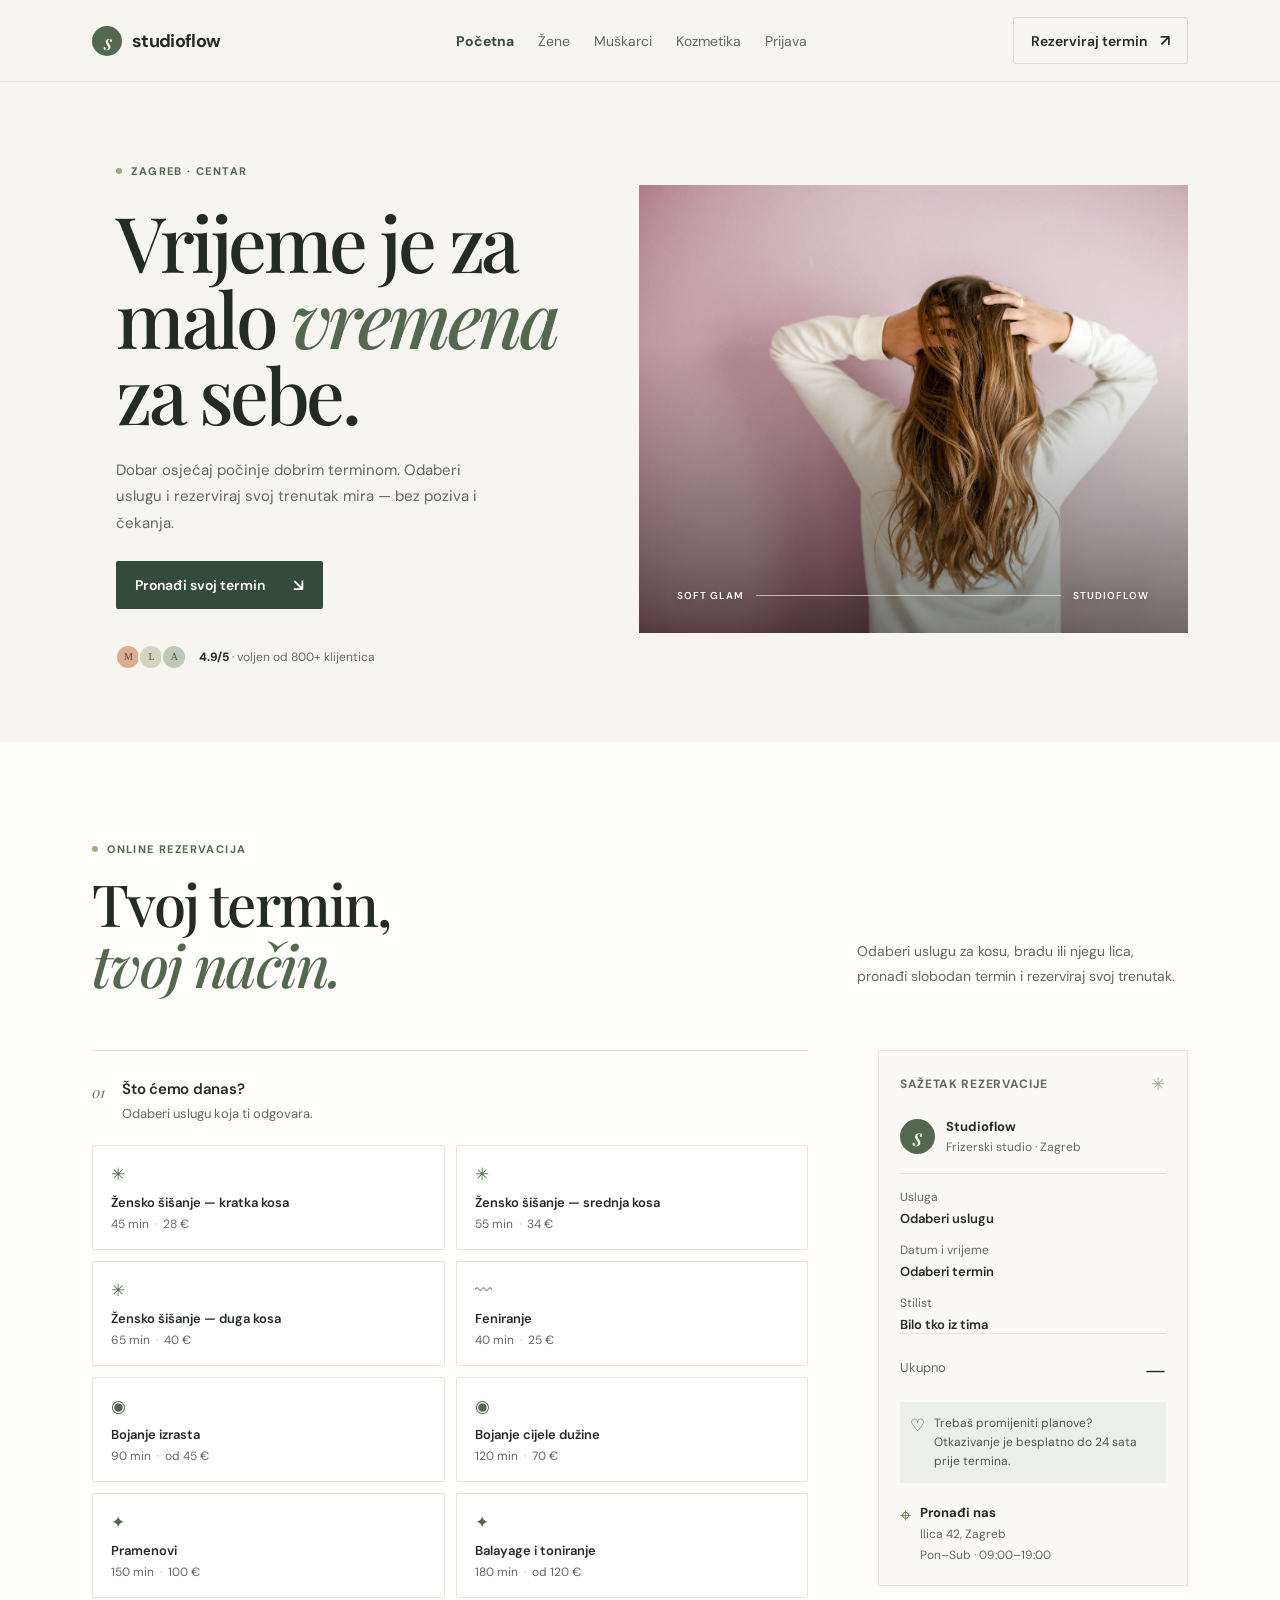
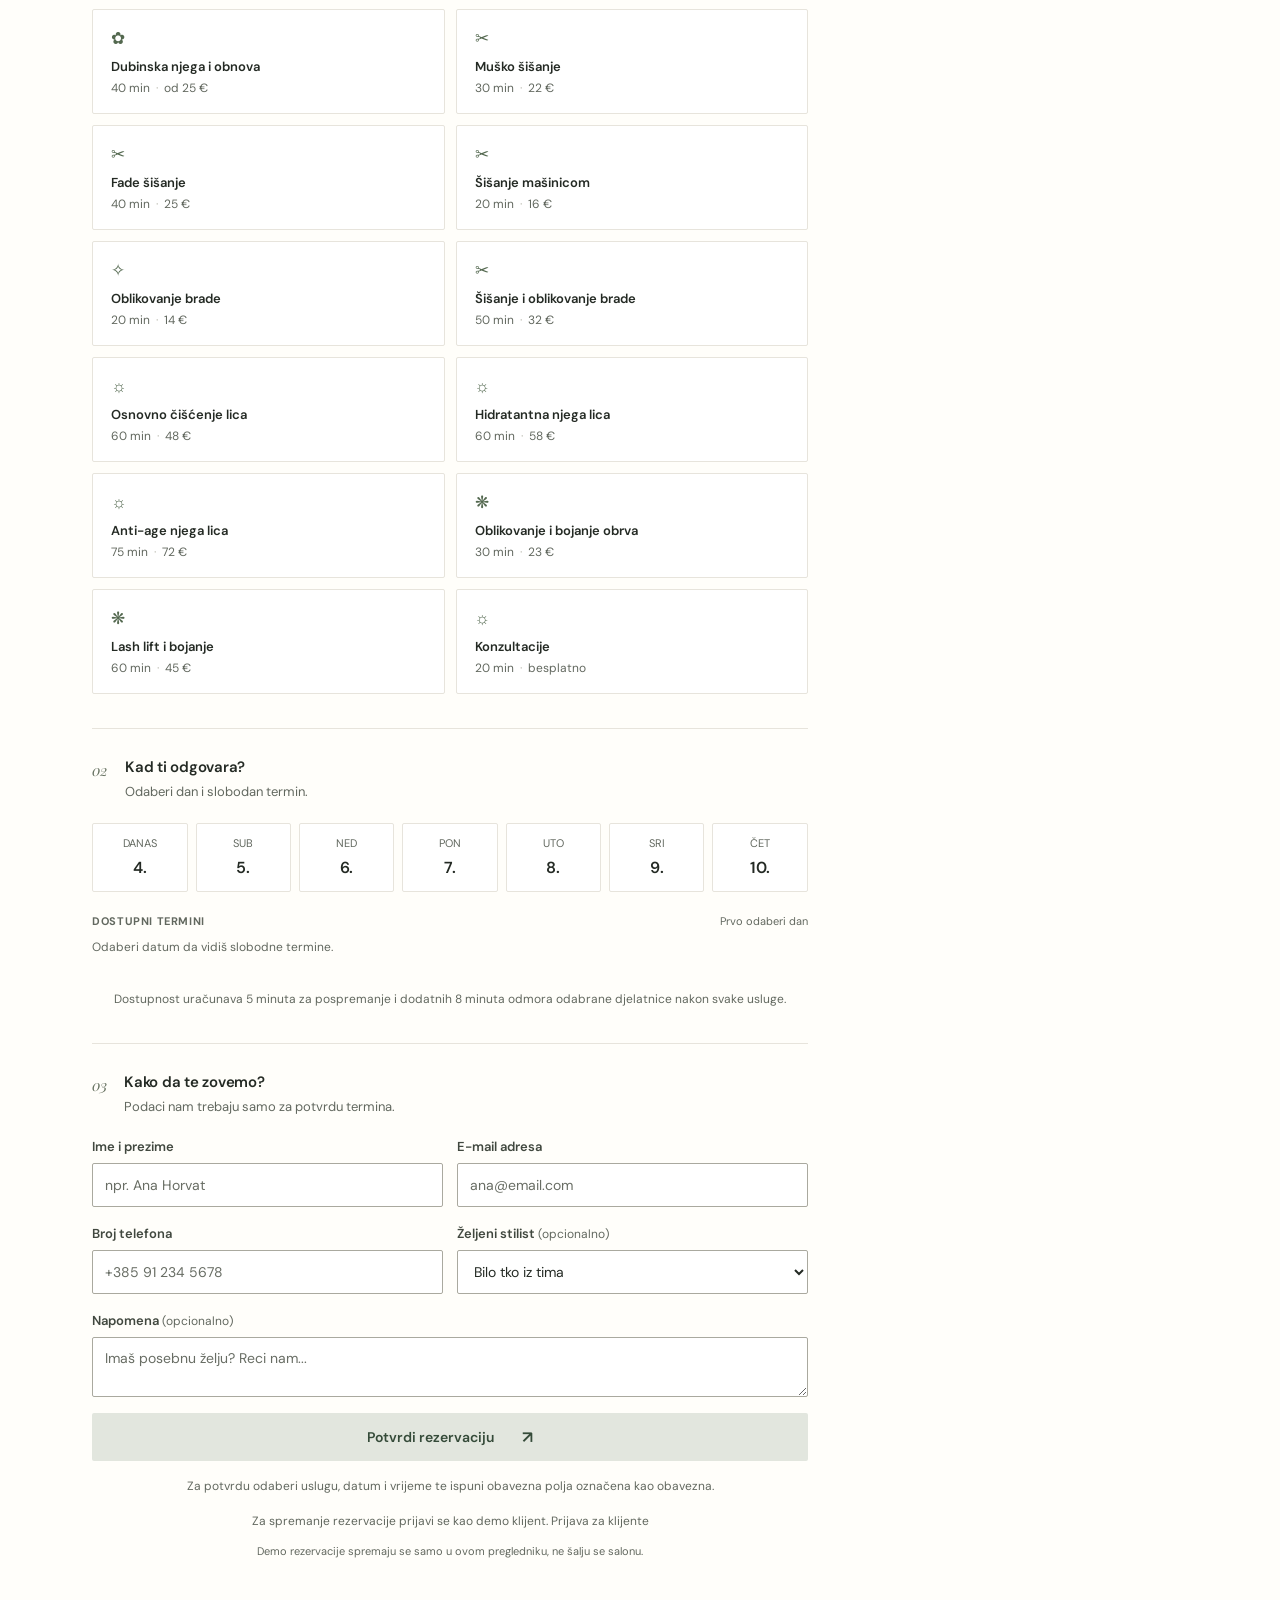
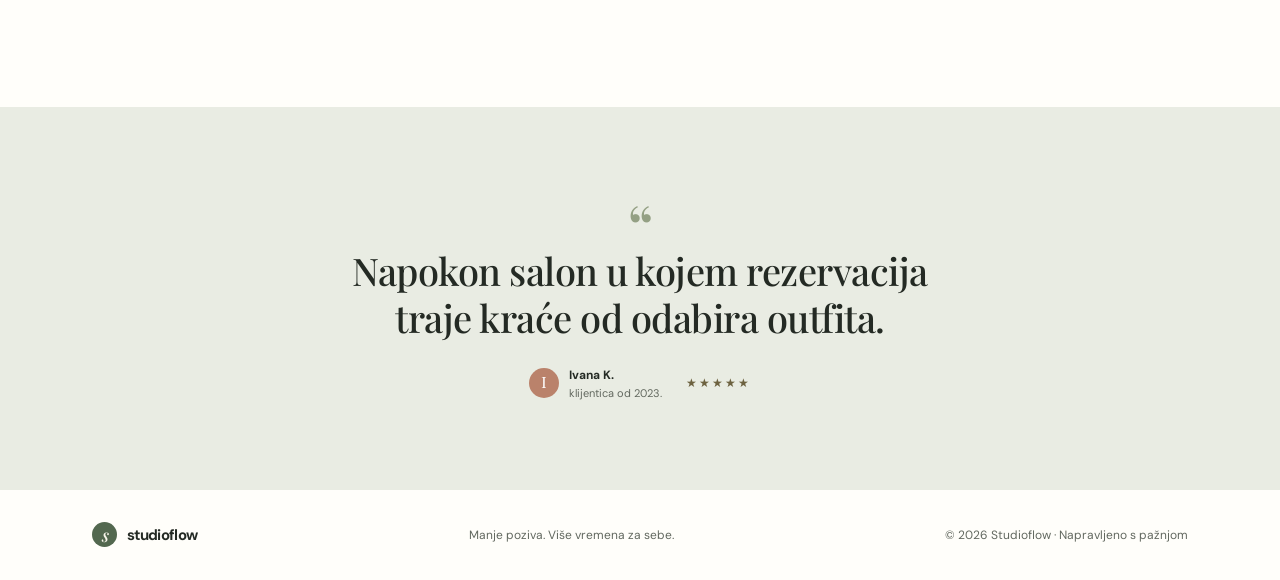
<file: index.html>
<!doctype html>
<html lang="hr">
  <head>
    <meta charset="UTF-8" />
    <meta name="viewport" content="width=device-width, initial-scale=1.0" />
    <meta
      name="description"
      content="Rezerviraj šišanje, bojanje, njegu kose ili kozmetički tretman u Studioflowu, salonu u Zagrebu. Odaberi uslugu i pronađi termin."
    />
    <meta name="theme-color" content="#f7f5f0" />
    <meta property="og:type" content="website" />
    <meta property="og:site_name" content="Studioflow" />
    <meta property="og:locale" content="hr_HR" />
    <meta property="og:title" content="Studioflow — salon i online rezervacije u Zagrebu" />
    <meta property="og:description" content="Rezerviraj frizersku uslugu ili kozmetički tretman online u nekoliko klikova." />
    <title>Frizerski salon Zagreb i online rezervacije | Studioflow</title>
    <link rel="stylesheet" href="styles.css" />
    <script src="site.js" defer></script>
    <script src="demo-data.js" defer></script>
    <script src="script.js" defer></script>
  </head>
  <body>
    <a class="skip-link" href="#main-content">Preskoči na glavni sadržaj</a>
    <header class="site-header">
      <a class="brand" href="index.html" aria-label="Studioflow, naslovnica">
        <span class="brand-mark" aria-hidden="true">s</span>
        <span>studioflow</span>
      </a>
      <nav class="main-nav" id="primary-navigation" aria-label="Glavna navigacija">
        <a href="index.html" aria-current="page">Početna</a>
        <a href="cjenik-zene.html">Žene</a>
        <a href="cjenik-muskarci.html">Muškarci</a>
        <a href="cjenik-kozmetika.html">Kozmetika</a>
        <a href="prijava.html">Prijava</a>
      </nav>
      <a class="header-cta" href="#rezervacija">Rezerviraj termin <span aria-hidden="true">↗</span></a>
      <button class="menu-toggle" type="button" aria-expanded="false" aria-controls="primary-navigation" aria-label="Otvori navigaciju">
        <span></span><span></span>
      </button>
    </header>

    <main id="main-content">
      <section class="hero" id="salon">
        <div class="hero-copy">
          <p class="eyebrow"><span class="eyebrow-dot"></span> ZAGREB · CENTAR</p>
          <h1>Vrijeme je za<br />malo <em>vremena</em><br />za sebe.</h1>
          <p class="hero-description">
            Dobar osjećaj počinje dobrim terminom. Odaberi uslugu i rezerviraj svoj
            trenutak mira — bez poziva i čekanja.
          </p>
          <a class="button button-dark" href="#rezervacija">
            Pronađi svoj termin <span aria-hidden="true">↘</span>
          </a>
          <div class="hero-proof">
            <div class="avatar-stack" aria-hidden="true">
              <span class="avatar avatar-one">M</span>
              <span class="avatar avatar-two">L</span>
              <span class="avatar avatar-three">A</span>
            </div>
            <p><strong>4.9/5</strong><span> · voljen od 800+ klijentica</span></p>
          </div>
        </div>

        <figure class="hero-gallery">
          <img
            src="images/hair-women.jpg"
            alt="Sjajna duga kosa oblikovana u glamurozne valove"
            fetchpriority="high"
          />
          <figcaption><span>SOFT GLAM</span><span class="caption-line"></span><span>STUDIOFLOW</span></figcaption>
        </figure>
      </section>

      <section class="booking-section" id="rezervacija" aria-labelledby="booking-heading">
        <div class="section-heading">
          <div>
            <p class="eyebrow"><span class="eyebrow-dot"></span> ONLINE REZERVACIJA</p>
            <h2 id="booking-heading">Tvoj termin,<br /><em>tvoj način.</em></h2>
          </div>
          <p class="section-intro">Odaberi uslugu za kosu, bradu ili njegu lica, pronađi slobodan termin i rezerviraj svoj trenutak.</p>
        </div>

        <div class="booking-layout">
          <div class="booking-main">
            <section class="booking-step" id="usluge" aria-labelledby="service-heading">
              <div class="step-heading">
                <span class="step-number">01</span>
                <div><h3 id="service-heading">Što ćemo danas?</h3><p>Odaberi uslugu koja ti odgovara.</p></div>
              </div>
              <div class="service-grid" role="group" aria-label="Odaberi uslugu">
                <button class="service-card" type="button" data-category="Ženske frizure" data-service="Žensko šišanje — kratka kosa" data-price="28" data-duration="45"><span class="service-icon" aria-hidden="true">✳</span><span class="service-name">Žensko šišanje — kratka kosa</span><span class="service-meta">45 min <span>·</span> 28 €</span><span class="service-check" aria-hidden="true">✓</span></button>
                <button class="service-card" type="button" data-category="Ženske frizure" data-service="Žensko šišanje — srednja kosa" data-price="34" data-duration="55"><span class="service-icon" aria-hidden="true">✳</span><span class="service-name">Žensko šišanje — srednja kosa</span><span class="service-meta">55 min <span>·</span> 34 €</span><span class="service-check" aria-hidden="true">✓</span></button>
                <button class="service-card" type="button" data-category="Ženske frizure" data-service="Žensko šišanje — duga kosa" data-price="40" data-duration="65"><span class="service-icon" aria-hidden="true">✳</span><span class="service-name">Žensko šišanje — duga kosa</span><span class="service-meta">65 min <span>·</span> 40 €</span><span class="service-check" aria-hidden="true">✓</span></button>
                <button class="service-card" type="button" data-category="Ženske frizure" data-service="Feniranje" data-price="25" data-duration="40"><span class="service-icon" aria-hidden="true">〰</span><span class="service-name">Feniranje</span><span class="service-meta">40 min <span>·</span> 25 €</span><span class="service-check" aria-hidden="true">✓</span></button>
                <button class="service-card" type="button" data-category="Ženske frizure" data-service="Bojanje izrasta" data-price="45" data-duration="90"><span class="service-icon" aria-hidden="true">◉</span><span class="service-name">Bojanje izrasta</span><span class="service-meta">90 min <span>·</span> od 45 €</span><span class="service-check" aria-hidden="true">✓</span></button>
                <button class="service-card" type="button" data-category="Ženske frizure" data-service="Bojanje cijele dužine" data-price="70" data-duration="120"><span class="service-icon" aria-hidden="true">◉</span><span class="service-name">Bojanje cijele dužine</span><span class="service-meta">120 min <span>·</span> 70 €</span><span class="service-check" aria-hidden="true">✓</span></button>
                <button class="service-card" type="button" data-category="Ženske frizure" data-service="Pramenovi" data-price="100" data-duration="150"><span class="service-icon" aria-hidden="true">✦</span><span class="service-name">Pramenovi</span><span class="service-meta">150 min <span>·</span> 100 €</span><span class="service-check" aria-hidden="true">✓</span></button>
                <button class="service-card" type="button" data-category="Ženske frizure" data-service="Balayage i toniranje" data-price="120" data-duration="180"><span class="service-icon" aria-hidden="true">✦</span><span class="service-name">Balayage i toniranje</span><span class="service-meta">180 min <span>·</span> od 120 €</span><span class="service-check" aria-hidden="true">✓</span></button>
                <button class="service-card" type="button" data-category="Ženske frizure" data-service="Dubinska njega i obnova kose" data-price="25" data-duration="40"><span class="service-icon" aria-hidden="true">✿</span><span class="service-name">Dubinska njega i obnova</span><span class="service-meta">40 min <span>·</span> od 25 €</span><span class="service-check" aria-hidden="true">✓</span></button>
                <button class="service-card" type="button" data-category="Muške frizure" data-service="Muško šišanje" data-price="22" data-duration="30"><span class="service-icon" aria-hidden="true">✂</span><span class="service-name">Muško šišanje</span><span class="service-meta">30 min <span>·</span> 22 €</span><span class="service-check" aria-hidden="true">✓</span></button>
                <button class="service-card" type="button" data-category="Muške frizure" data-service="Fade šišanje" data-price="25" data-duration="40"><span class="service-icon" aria-hidden="true">✂</span><span class="service-name">Fade šišanje</span><span class="service-meta">40 min <span>·</span> 25 €</span><span class="service-check" aria-hidden="true">✓</span></button>
                <button class="service-card" type="button" data-category="Muške frizure" data-service="Šišanje mašinicom" data-price="16" data-duration="20"><span class="service-icon" aria-hidden="true">✂</span><span class="service-name">Šišanje mašinicom</span><span class="service-meta">20 min <span>·</span> 16 €</span><span class="service-check" aria-hidden="true">✓</span></button>
                <button class="service-card" type="button" data-category="Muške frizure" data-service="Oblikovanje brade" data-price="14" data-duration="20"><span class="service-icon" aria-hidden="true">✧</span><span class="service-name">Oblikovanje brade</span><span class="service-meta">20 min <span>·</span> 14 €</span><span class="service-check" aria-hidden="true">✓</span></button>
                <button class="service-card" type="button" data-category="Muške frizure" data-service="Šišanje i oblikovanje brade" data-price="32" data-duration="50"><span class="service-icon" aria-hidden="true">✂</span><span class="service-name">Šišanje i oblikovanje brade</span><span class="service-meta">50 min <span>·</span> 32 €</span><span class="service-check" aria-hidden="true">✓</span></button>
                <button class="service-card" type="button" data-category="Kozmetički tretmani" data-service="Osnovno čišćenje lica" data-price="48" data-duration="60"><span class="service-icon" aria-hidden="true">☼</span><span class="service-name">Osnovno čišćenje lica</span><span class="service-meta">60 min <span>·</span> 48 €</span><span class="service-check" aria-hidden="true">✓</span></button>
                <button class="service-card" type="button" data-category="Kozmetički tretmani" data-service="Hidratantna njega lica" data-price="58" data-duration="60"><span class="service-icon" aria-hidden="true">☼</span><span class="service-name">Hidratantna njega lica</span><span class="service-meta">60 min <span>·</span> 58 €</span><span class="service-check" aria-hidden="true">✓</span></button>
                <button class="service-card" type="button" data-category="Kozmetički tretmani" data-service="Anti-age njega lica" data-price="72" data-duration="75"><span class="service-icon" aria-hidden="true">☼</span><span class="service-name">Anti-age njega lica</span><span class="service-meta">75 min <span>·</span> 72 €</span><span class="service-check" aria-hidden="true">✓</span></button>
                <button class="service-card" type="button" data-category="Kozmetički tretmani" data-service="Oblikovanje i bojanje obrva" data-price="23" data-duration="30"><span class="service-icon" aria-hidden="true">❋</span><span class="service-name">Oblikovanje i bojanje obrva</span><span class="service-meta">30 min <span>·</span> 23 €</span><span class="service-check" aria-hidden="true">✓</span></button>
                <button class="service-card" type="button" data-category="Kozmetički tretmani" data-service="Lash lift i bojanje" data-price="45" data-duration="60"><span class="service-icon" aria-hidden="true">❋</span><span class="service-name">Lash lift i bojanje</span><span class="service-meta">60 min <span>·</span> 45 €</span><span class="service-check" aria-hidden="true">✓</span></button>
                <button class="service-card" type="button" data-category="Konzultacije" data-service="Konzultacije" data-price="0" data-duration="20"><span class="service-icon" aria-hidden="true">☼</span><span class="service-name">Konzultacije</span><span class="service-meta">20 min <span>·</span> besplatno</span><span class="service-check" aria-hidden="true">✓</span></button>
              </div>
            </section>

            <section class="booking-step" aria-labelledby="date-heading">
              <div class="step-heading">
                <span class="step-number">02</span>
                <div><h3 id="date-heading">Kad ti odgovara?</h3><p>Odaberi dan i slobodan termin.</p></div>
              </div>
              <div class="date-list" id="date-list" role="group" aria-label="Odaberi datum"></div>
              <div class="time-heading"><span>DOSTUPNI TERMINI</span><span id="selected-date-label">Prvo odaberi dan</span></div>
              <div class="time-list" id="time-list" role="group" aria-label="Odaberi vrijeme">
                <p class="empty-times">Odaberi datum da vidiš slobodne termine.</p>
              </div>
              <p class="booking-requirements">Dostupnost uračunava 5 minuta za pospremanje i dodatnih 8 minuta odmora odabrane djelatnice nakon svake usluge.</p>
            </section>

            <section class="booking-step contact-step" aria-labelledby="contact-heading">
              <div class="step-heading">
                <span class="step-number">03</span>
                <div><h3 id="contact-heading">Kako da te zovemo?</h3><p>Podaci nam trebaju samo za potvrdu termina.</p></div>
              </div>
              <form id="booking-form">
                <div class="form-grid">
                  <label class="form-field">
                    <span>Ime i prezime</span>
                    <input name="name" autocomplete="name" placeholder="npr. Ana Horvat" required />
                  </label>
                  <label class="form-field">
                    <span>E-mail adresa</span>
                    <input name="email" type="email" autocomplete="email" placeholder="ana@email.com" required />
                  </label>
                  <label class="form-field">
                    <span>Broj telefona</span>
                    <input name="phone" type="tel" autocomplete="tel" placeholder="+385 91 234 5678" required />
                  </label>
                  <label class="form-field">
                    <span>Željeni stilist <small>(opcionalno)</small></span>
                    <select name="stylist">
                      <option value="Bilo tko iz tima">Bilo tko iz tima</option>
                      <option value="Mia">Mia</option>
                      <option value="Lana">Lana</option>
                      <option value="Ana">Ana</option>
                    </select>
                  </label>
                </div>
                <label class="form-field note-field">
                  <span>Napomena <small>(opcionalno)</small></span>
                  <textarea name="note" rows="2" placeholder="Imaš posebnu želju? Reci nam..."></textarea>
                </label>
                <p class="form-error" id="form-error" role="alert" hidden></p>
                <button class="button button-dark submit-button" type="submit" id="submit-button" aria-describedby="booking-requirements" disabled>
                  Potvrdi rezervaciju <span aria-hidden="true">↗</span>
                </button>
                <p class="booking-requirements" id="booking-requirements">Za potvrdu odaberi uslugu, datum i vrijeme te ispuni obavezna polja označena kao obavezna.</p>
                <p class="booking-requirements" id="booking-login-note">Za spremanje rezervacije prijavi se kao demo klijent. <a href="prijava.html">Prijava za klijente</a></p>
                <p class="privacy-note">Demo rezervacije spremaju se samo u ovom pregledniku, ne šalju se salonu.</p>
              </form>
            </section>
          </div>

          <aside class="booking-summary" aria-label="Sažetak rezervacije">
            <div class="summary-top"><span>SAŽETAK REZERVACIJE</span><span class="summary-sparkle">✳</span></div>
            <div class="summary-salon">
              <div class="summary-logo" aria-hidden="true">s</div>
              <div><strong>Studioflow</strong><span>Frizerski studio · Zagreb</span></div>
            </div>
            <div class="summary-divider"></div>
            <div class="summary-row"><span>Usluga</span><strong id="summary-service" aria-live="polite">Odaberi uslugu</strong></div>
            <div class="summary-row"><span>Datum i vrijeme</span><strong id="summary-datetime" aria-live="polite">Odaberi termin</strong></div>
            <div class="summary-row"><span>Stilist</span><strong id="summary-stylist">Bilo tko iz tima</strong></div>
            <div class="summary-divider"></div>
            <div class="summary-total"><span>Ukupno</span><strong id="summary-price" aria-live="polite">—</strong></div>
            <div class="summary-reminder"><span aria-hidden="true">♡</span><p>Trebaš promijeniti planove? Otkazivanje je besplatno do 24 sata prije termina.</p></div>
            <div class="summary-address"><span class="address-pin" aria-hidden="true">⌖</span><p><strong>Pronađi nas</strong><br />Ilica 42, Zagreb<br />Pon–Sub · 09:00–19:00</p></div>
          </aside>
        </div>
      </section>

      <section class="quote-section" id="recenzije">
        <span class="quote-mark" aria-hidden="true">“</span>
        <blockquote>Napokon salon u kojem rezervacija traje kraće od odabira outfita.</blockquote>
        <div class="quote-author"><span class="quote-avatar">I</span><span><strong>Ivana K.</strong><small>klijentica od 2023.</small></span><span class="quote-stars" aria-label="5 od 5 zvjezdica">★★★★★</span></div>
      </section>
    </main>

    <footer class="site-footer">
      <a class="brand" href="index.html" aria-label="Studioflow, naslovnica"><span class="brand-mark" aria-hidden="true">s</span><span>studioflow</span></a>
      <p>Manje poziva. Više vremena za sebe.</p>
      <span>© 2026 Studioflow · Napravljeno s pažnjom</span>
    </footer>

    <dialog class="confirmation-dialog" id="confirmation-dialog" aria-labelledby="confirmation-title">
      <button class="dialog-close" type="button" aria-label="Zatvori potvrdu">×</button>
      <div class="confirmation-icon" aria-hidden="true">✓</div>
      <p class="eyebrow"><span class="eyebrow-dot"></span> REZERVACIJA ZAPRIMLJENA</p>
      <h2 id="confirmation-title">Vidimo se uskoro,<br /><em id="confirmation-name">Ana</em>!</h2>
      <p class="confirmation-copy" id="confirmation-details" aria-live="polite"></p>
      <p class="demo-notice">Demo rezervacija spremljena je samo u ovom pregledniku — nije poslana salonu.</p>
      <button class="button button-dark dialog-done" type="button">Gotovo <span aria-hidden="true">↗</span></button>
    </dialog>
  </body>
</html>
</file>
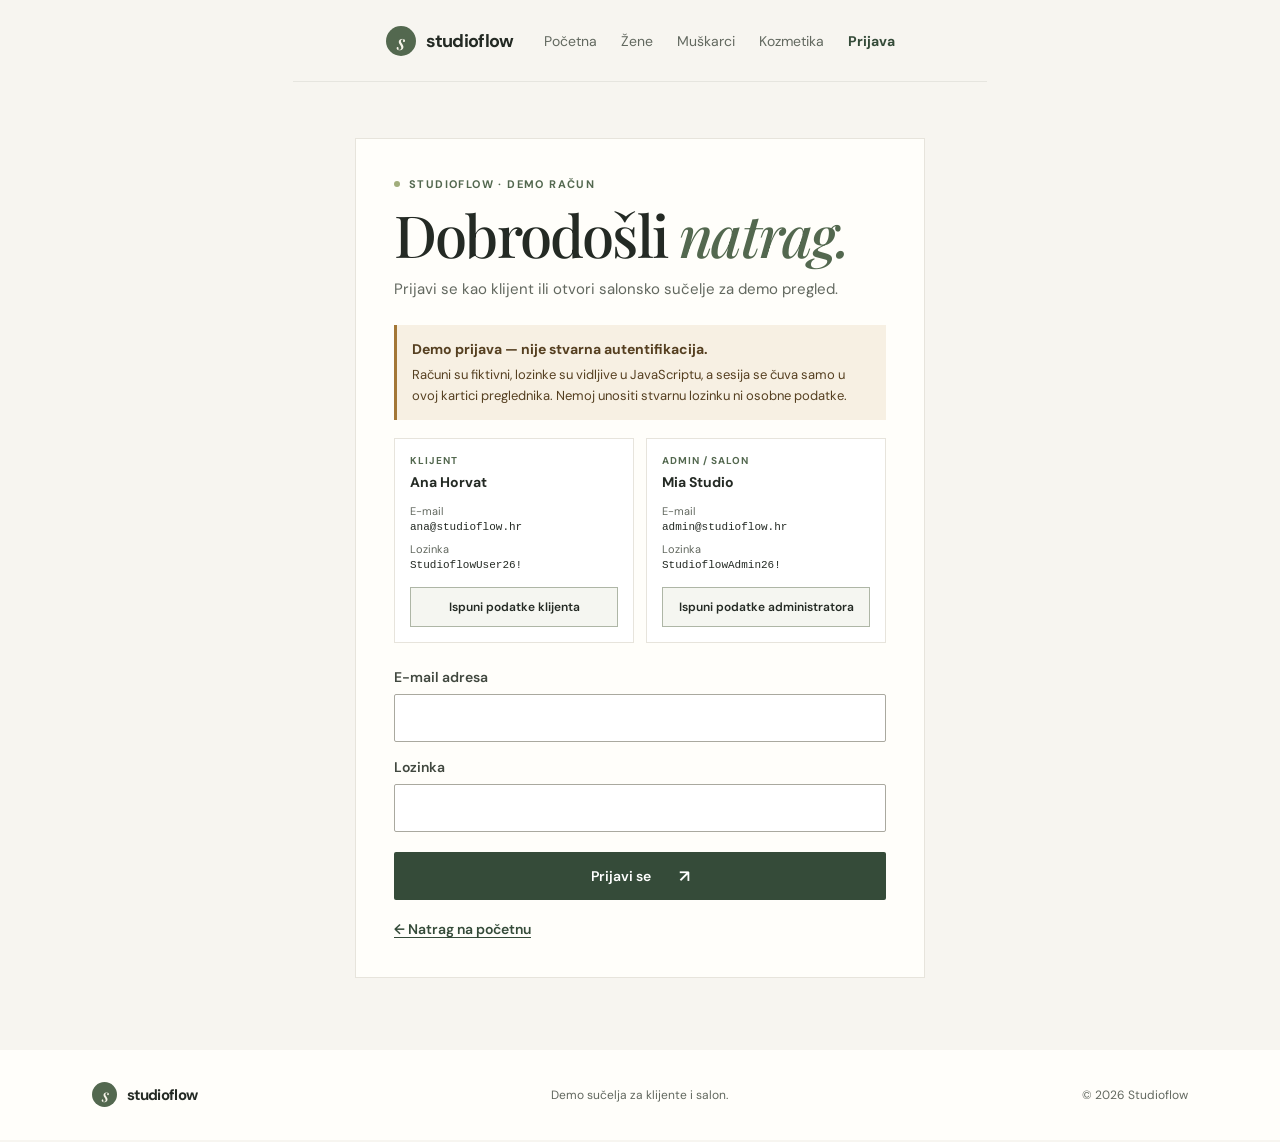
<file: admin.html>
<!doctype html>
<html lang="hr">
  <head>
    <meta charset="UTF-8" />
    <meta name="viewport" content="width=device-width, initial-scale=1.0" />
    <meta name="robots" content="noindex, nofollow" />
    <meta name="theme-color" content="#f7f5f0" />
    <meta name="description" content="Demo salonsko sučelje Studioflowa." />
    <title>Salonsko sučelje | Studioflow</title>
    <link rel="stylesheet" href="styles.css" />
    <script src="site.js" defer></script>
    <script src="demo-data.js" defer></script>
    <script src="dashboard.js" defer></script>
  </head>
  <body class="account-body">
    <a class="skip-link" href="#main-content">Preskoči na glavni sadržaj</a>
    <header class="site-header dashboard-header">
      <a class="brand" href="index.html" aria-label="Studioflow, naslovnica">
        <span class="brand-mark" aria-hidden="true">s</span><span>studioflow</span>
      </a>
      <nav class="main-nav" id="primary-navigation" aria-label="Glavna navigacija">
        <a href="admin.html" aria-current="page">Pregled</a>
        <a href="cjenik-zene.html">Cjenici</a>
        <a href="index.html">Javna stranica</a>
      </nav>
      <div class="header-account">
        <span id="account-name">Salon</span>
        <button class="logout-button" type="button" data-logout>Odjava</button>
      </div>
      <button class="menu-toggle" type="button" aria-expanded="false" aria-controls="primary-navigation" aria-label="Otvori navigaciju">
        <span></span><span></span>
      </button>
    </header>

    <main class="dashboard-main" id="main-content" data-required-role="admin">
      <div class="dashboard-heading">
        <div>
          <p class="eyebrow"><span class="eyebrow-dot"></span> SALONSKO SUČELJE</p>
          <h1>Pozdrav, <em id="welcome-name">Mia</em>.</h1>
          <p class="dashboard-intro">Dobrodošli u demo pregled Studioflow salona.</p>
        </div>
        <span class="role-badge">ADMIN · DEMO</span>
      </div>

      <div class="demo-warning dashboard-warning" role="note">
        <strong>Demo podaci — rezervacije su spremljene samo u ovom pregledniku.</strong>
        <span>Ovaj prikaz nije povezan s bazom ni s klijentovim drugim uređajima; rezervacije nisu poslane salonu.</span>
      </div>

      <section class="dashboard-stats" aria-label="Pregled salona">
        <article class="stat-card"><span>Rezervacije danas</span><strong id="today-count">0</strong><small>Demo podaci</small></article>
        <article class="stat-card"><span>Predstojeći termini</span><strong id="upcoming-count">0</strong><small>U ovom pregledniku</small></article>
        <article class="stat-card"><span>Dostupni cjenici</span><strong>3</strong><small>Žene · muškarci · kozmetika</small></article>
      </section>

      <section class="dashboard-panel" aria-labelledby="schedule-heading">
        <div class="panel-heading">
          <div><p class="eyebrow">RASPORED TIMA</p><h2 id="schedule-heading">Cijeli dnevni raspored</h2></div>
          <div class="schedule-date-controls">
            <button class="schedule-day-button" id="schedule-previous-day" type="button" aria-label="Prethodni dan">←</button>
            <label class="sr-only" for="schedule-date">Datum rasporeda</label>
            <input id="schedule-date" type="date" />
            <button class="schedule-day-button" id="schedule-next-day" type="button" aria-label="Sljedeći dan">→</button>
          </div>
        </div>
        <p class="schedule-key">Nakon svake usluge je 5 min za pospremanje i 8 min odmora prije sljedeće klijentice.</p>
        <div class="schedule-table-wrap">
          <table class="schedule-table">
            <caption class="sr-only">Dnevna dostupnost svake djelatnice u salonu</caption>
            <thead><tr><th scope="col">Vrijeme</th><th scope="col">Mia</th><th scope="col">Lana</th><th scope="col">Ana</th></tr></thead>
            <tbody id="schedule-grid"></tbody>
          </table>
        </div>
        <div class="schedule-legend" aria-label="Legenda rasporeda">
          <span><i class="legend-dot schedule-available"></i> Slobodno</span>
          <span><i class="legend-dot schedule-busy"></i> Rezervirano</span>
          <span><i class="legend-dot schedule-cleanup"></i> Pospremanje</span>
          <span><i class="legend-dot schedule-break"></i> Odmor</span>
        </div>
      </section>

      <section class="dashboard-panel" aria-labelledby="admin-booking-heading">
        <div class="panel-heading">
          <div><p class="eyebrow">RUČNI UPIS</p><h2 id="admin-booking-heading">Interna rezervacija</h2></div>
        </div>
        <p class="schedule-key">Upiši termin za sebe ili osobu koju naručuješ u salon. I ovaj termin zauzima vrijeme za pospremanje i odmor odabrane djelatnice.</p>
        <form class="admin-booking-form" id="admin-booking-form">
          <label class="form-field"><span>Usluga</span><select name="service" id="admin-booking-service" required></select></label>
          <label class="form-field"><span>Djelatnica</span><select name="stylist" id="admin-booking-stylist" required></select></label>
          <label class="form-field"><span>Datum</span><input name="date" id="admin-booking-date" type="date" required /></label>
          <label class="form-field"><span>Vrijeme</span><select name="time" id="admin-booking-time" required></select></label>
          <label class="form-field"><span>Ime klijenta</span><input name="name" autocomplete="name" required /></label>
          <label class="form-field"><span>E-mail <small>(opcionalno)</small></span><input name="email" type="email" autocomplete="email" /></label>
          <label class="form-field"><span>Telefon <small>(opcionalno)</small></span><input name="phone" type="tel" autocomplete="tel" /></label>
          <label class="form-field"><span>Napomena <small>(opcionalno)</small></span><input name="note" /></label>
          <p class="form-error admin-booking-error" id="admin-booking-error" role="alert" hidden></p>
          <p class="admin-booking-success" id="admin-booking-success" role="status" hidden>Interna rezervacija je spremljena i dodana u raspored.</p>
          <button class="button button-dark admin-booking-submit" type="submit">Spremi internu rezervaciju <span aria-hidden="true">↗</span></button>
        </form>
      </section>

      <section class="dashboard-panel" aria-labelledby="appointments-heading">
        <div class="panel-heading"><div><p class="eyebrow">RASPORED</p><h2 id="appointments-heading">Rezervacije klijenata</h2></div><span class="panel-date" id="admin-date-label">Danas</span></div>
        <div class="empty-dashboard" id="admin-empty-state">
          <span class="empty-dashboard-icon" aria-hidden="true">◷</span>
          <h3>Još nema rezervacija</h3>
          <p>Rezervacije napravljene u ovom pregledniku pojavit će se ovdje.</p>
        </div>
        <div class="reservation-list" id="admin-reservations" aria-live="polite"></div>
      </section>

      <section class="dashboard-panel" aria-labelledby="admin-actions-heading">
        <div class="panel-heading"><div><p class="eyebrow">BRZI PRISTUP</p><h2 id="admin-actions-heading">Upravljanje salonom</h2></div></div>
        <div class="dashboard-links">
          <a href="cjenik-zene.html"><span aria-hidden="true">✳</span><span><strong>Ženski cjenik</strong><small>Pregled usluga i orijentacijskih cijena</small></span><span aria-hidden="true">↗</span></a>
          <a href="cjenik-muskarci.html"><span aria-hidden="true">✂</span><span><strong>Muški cjenik</strong><small>Pregled šišanja i njege brade</small></span><span aria-hidden="true">↗</span></a>
          <a href="cjenik-kozmetika.html"><span aria-hidden="true">❋</span><span><strong>Kozmetički tretmani</strong><small>Pregled tretmana lica i obrva</small></span><span aria-hidden="true">↗</span></a>
        </div>
      </section>
    </main>

    <footer class="site-footer account-footer">
      <a class="brand" href="index.html" aria-label="Studioflow, naslovnica"><span class="brand-mark" aria-hidden="true">s</span><span>studioflow</span></a>
      <p>Salonsko sučelje · Demo</p>
      <span>© 2026 Studioflow</span>
    </footer>
  </body>
</html>
</file>
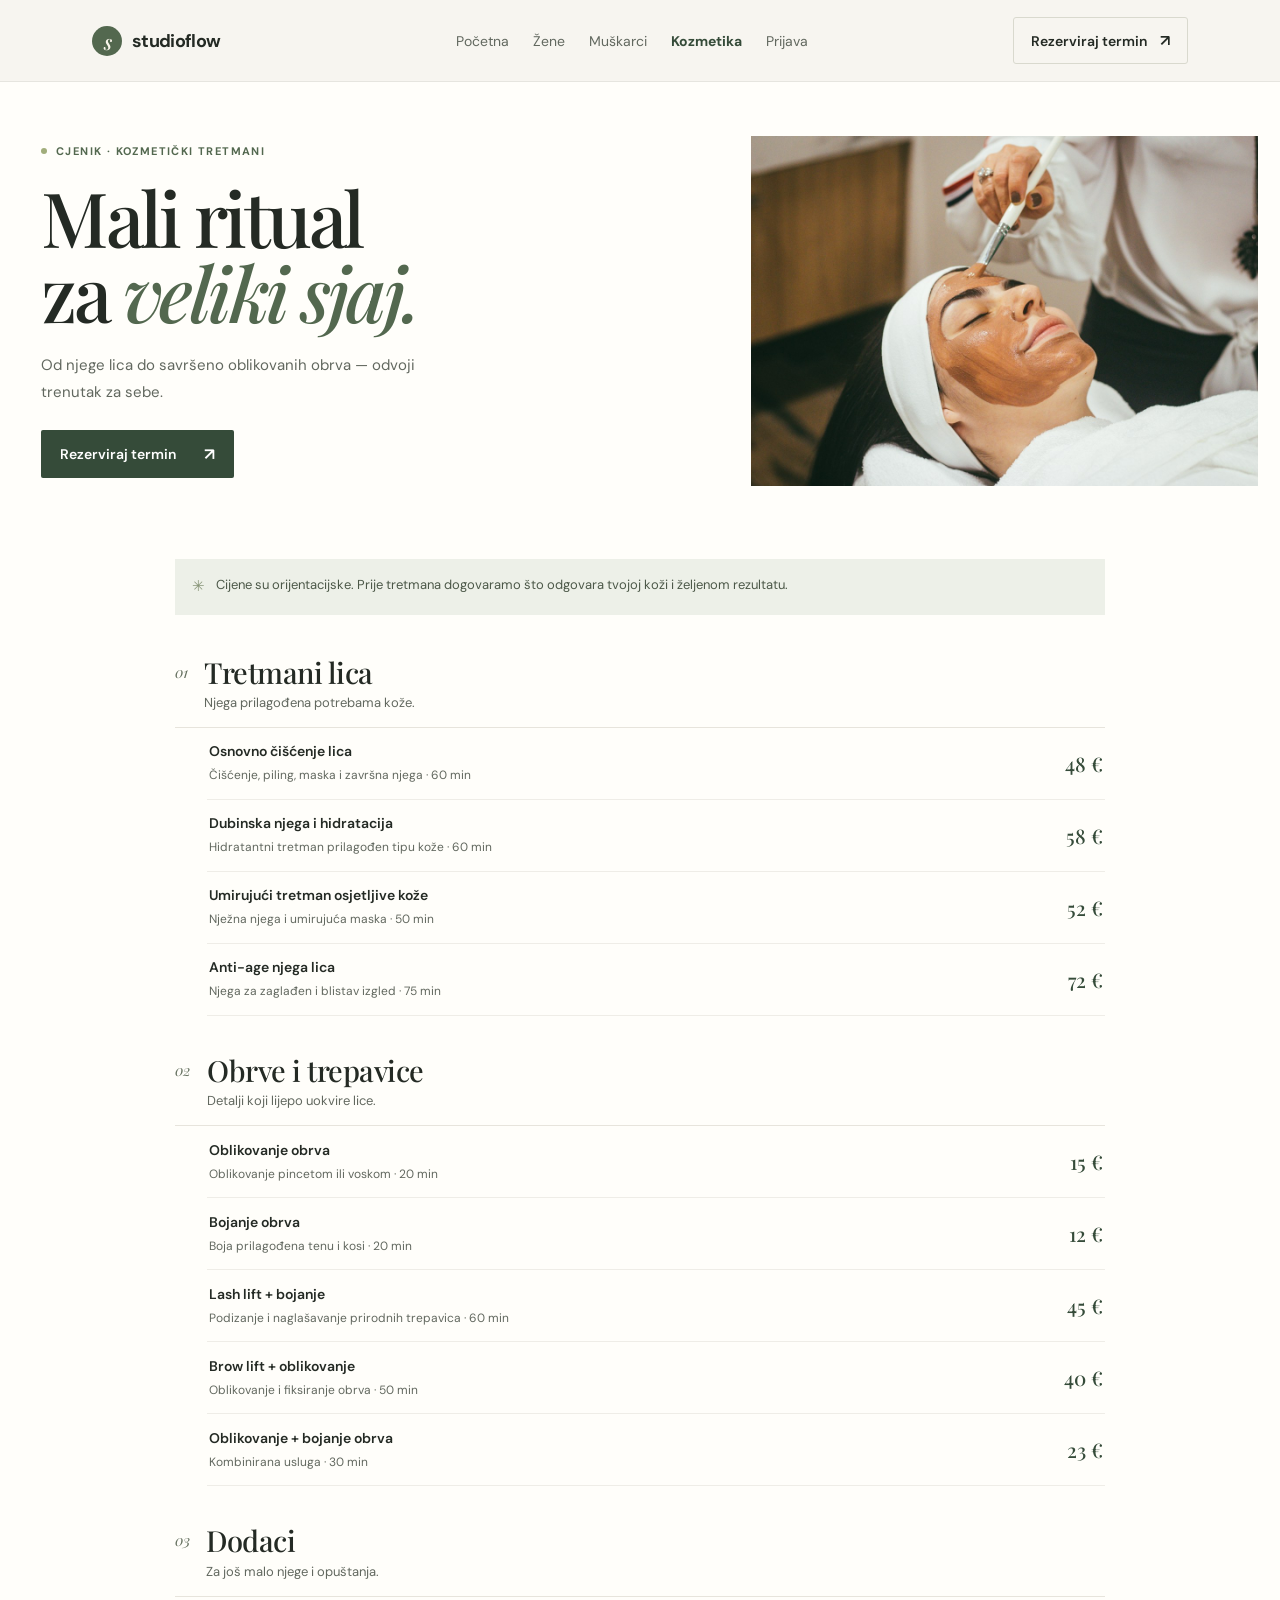
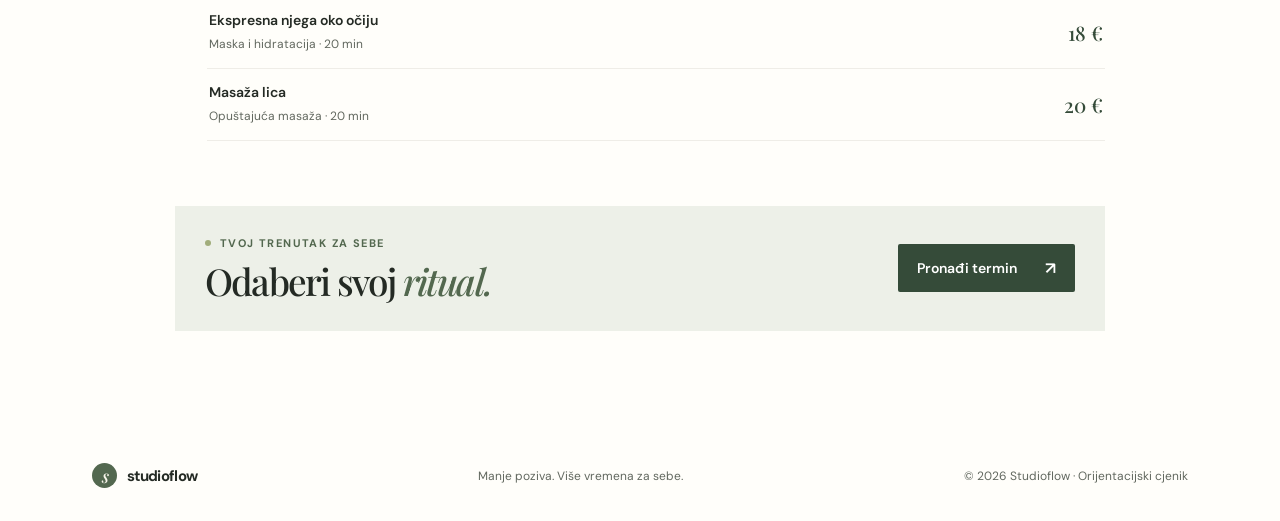
<file: cjenik-kozmetika.html>
<!doctype html>
<html lang="hr">
  <head>
    <meta charset="UTF-8" />
    <meta name="viewport" content="width=device-width, initial-scale=1.0" />
    <meta name="description" content="Pogledaj cijene čišćenja i njege lica, oblikovanja obrva, lash lifta i brow lifta u Studioflowu u Zagrebu." />
    <meta name="theme-color" content="#f7f5f0" />
    <meta property="og:type" content="website" />
    <meta property="og:site_name" content="Studioflow" />
    <meta property="og:locale" content="hr_HR" />
    <meta property="og:title" content="Kozmetički tretmani i cjenik Zagreb | Studioflow" />
    <meta property="og:description" content="Cijene tretmana lica, hidratacije, oblikovanja obrva te lash i brow lifta." />
    <title>Kozmetički tretmani i cjenik Zagreb | Studioflow</title>
    <link rel="stylesheet" href="styles.css" />
    <script src="site.js" defer></script>
  </head>
  <body>
    <a class="skip-link" href="#main-content">Preskoči na glavni sadržaj</a>
    <header class="site-header">
      <a class="brand" href="index.html" aria-label="Studioflow, naslovnica">
        <span class="brand-mark" aria-hidden="true">s</span><span>studioflow</span>
      </a>
      <nav class="main-nav" id="primary-navigation" aria-label="Glavna navigacija">
        <a href="index.html">Početna</a>
        <a href="cjenik-zene.html">Žene</a>
        <a href="cjenik-muskarci.html">Muškarci</a>
        <a href="cjenik-kozmetika.html" aria-current="page">Kozmetika</a>
        <a href="prijava.html">Prijava</a>
      </nav>
      <a class="header-cta" href="index.html#rezervacija">Rezerviraj termin <span aria-hidden="true">↗</span></a>
      <button class="menu-toggle" type="button" aria-expanded="false" aria-controls="primary-navigation" aria-label="Otvori navigaciju">
        <span></span><span></span>
      </button>
    </header>

    <main class="price-page" id="main-content">
      <section class="price-hero">
        <div class="price-hero-copy">
          <p class="eyebrow"><span class="eyebrow-dot"></span> CJENIK · KOZMETIČKI TRETMANI</p>
          <h1>Mali ritual<br />za <em>veliki sjaj.</em></h1>
          <p class="hero-description">Od njege lica do savršeno oblikovanih obrva — odvoji trenutak za sebe.</p>
          <a class="button button-dark" href="index.html#rezervacija">Rezerviraj termin <span aria-hidden="true">↗</span></a>
        </div>
        <img class="price-hero-image" src="images/beauty-treatment.jpg" alt="Opuštajući kozmetički tretman lica" />
      </section>

      <section class="price-content" aria-label="Cijene kozmetičkih tretmana">
        <p class="price-note"><span aria-hidden="true">✳</span> Cijene su orijentacijske. Prije tretmana dogovaramo što odgovara tvojoj koži i željenom rezultatu.</p>
        <div class="price-group">
          <div class="price-group-heading"><span class="step-number">01</span><div><h2>Tretmani lica</h2><p>Njega prilagođena potrebama kože.</p></div></div>
          <div class="price-list">
            <div class="price-row"><div><strong>Osnovno čišćenje lica</strong><span>Čišćenje, piling, maska i završna njega · 60 min</span></div><strong class="price-value">48 €</strong></div>
            <div class="price-row"><div><strong>Dubinska njega i hidratacija</strong><span>Hidratantni tretman prilagođen tipu kože · 60 min</span></div><strong class="price-value">58 €</strong></div>
            <div class="price-row"><div><strong>Umirujući tretman osjetljive kože</strong><span>Nježna njega i umirujuća maska · 50 min</span></div><strong class="price-value">52 €</strong></div>
            <div class="price-row"><div><strong>Anti-age njega lica</strong><span>Njega za zaglađen i blistav izgled · 75 min</span></div><strong class="price-value">72 €</strong></div>
          </div>
        </div>
        <div class="price-group">
          <div class="price-group-heading"><span class="step-number">02</span><div><h2>Obrve i trepavice</h2><p>Detalji koji lijepo uokvire lice.</p></div></div>
          <div class="price-list">
            <div class="price-row"><div><strong>Oblikovanje obrva</strong><span>Oblikovanje pincetom ili voskom · 20 min</span></div><strong class="price-value">15 €</strong></div>
            <div class="price-row"><div><strong>Bojanje obrva</strong><span>Boja prilagođena tenu i kosi · 20 min</span></div><strong class="price-value">12 €</strong></div>
            <div class="price-row"><div><strong>Lash lift + bojanje</strong><span>Podizanje i naglašavanje prirodnih trepavica · 60 min</span></div><strong class="price-value">45 €</strong></div>
            <div class="price-row"><div><strong>Brow lift + oblikovanje</strong><span>Oblikovanje i fiksiranje obrva · 50 min</span></div><strong class="price-value">40 €</strong></div>
            <div class="price-row"><div><strong>Oblikovanje + bojanje obrva</strong><span>Kombinirana usluga · 30 min</span></div><strong class="price-value">23 €</strong></div>
          </div>
        </div>
        <div class="price-group">
          <div class="price-group-heading"><span class="step-number">03</span><div><h2>Dodaci</h2><p>Za još malo njege i opuštanja.</p></div></div>
          <div class="price-list">
            <div class="price-row"><div><strong>Ekspresna njega oko očiju</strong><span>Maska i hidratacija · 20 min</span></div><strong class="price-value">18 €</strong></div>
            <div class="price-row"><div><strong>Masaža lica</strong><span>Opuštajuća masaža · 20 min</span></div><strong class="price-value">20 €</strong></div>
          </div>
        </div>
        <div class="price-bottom-cta"><div><p class="eyebrow"><span class="eyebrow-dot"></span> TVOJ TRENUTAK ZA SEBE</p><h2>Odaberi svoj <em>ritual.</em></h2></div><a class="button button-dark" href="index.html#rezervacija">Pronađi termin <span aria-hidden="true">↗</span></a></div>
      </section>
    </main>

    <footer class="site-footer">
      <a class="brand" href="index.html" aria-label="Studioflow, naslovnica"><span class="brand-mark" aria-hidden="true">s</span><span>studioflow</span></a>
      <p>Manje poziva. Više vremena za sebe.</p>
      <span>© 2026 Studioflow · Orijentacijski cjenik</span>
    </footer>
  </body>
</html>
</file>
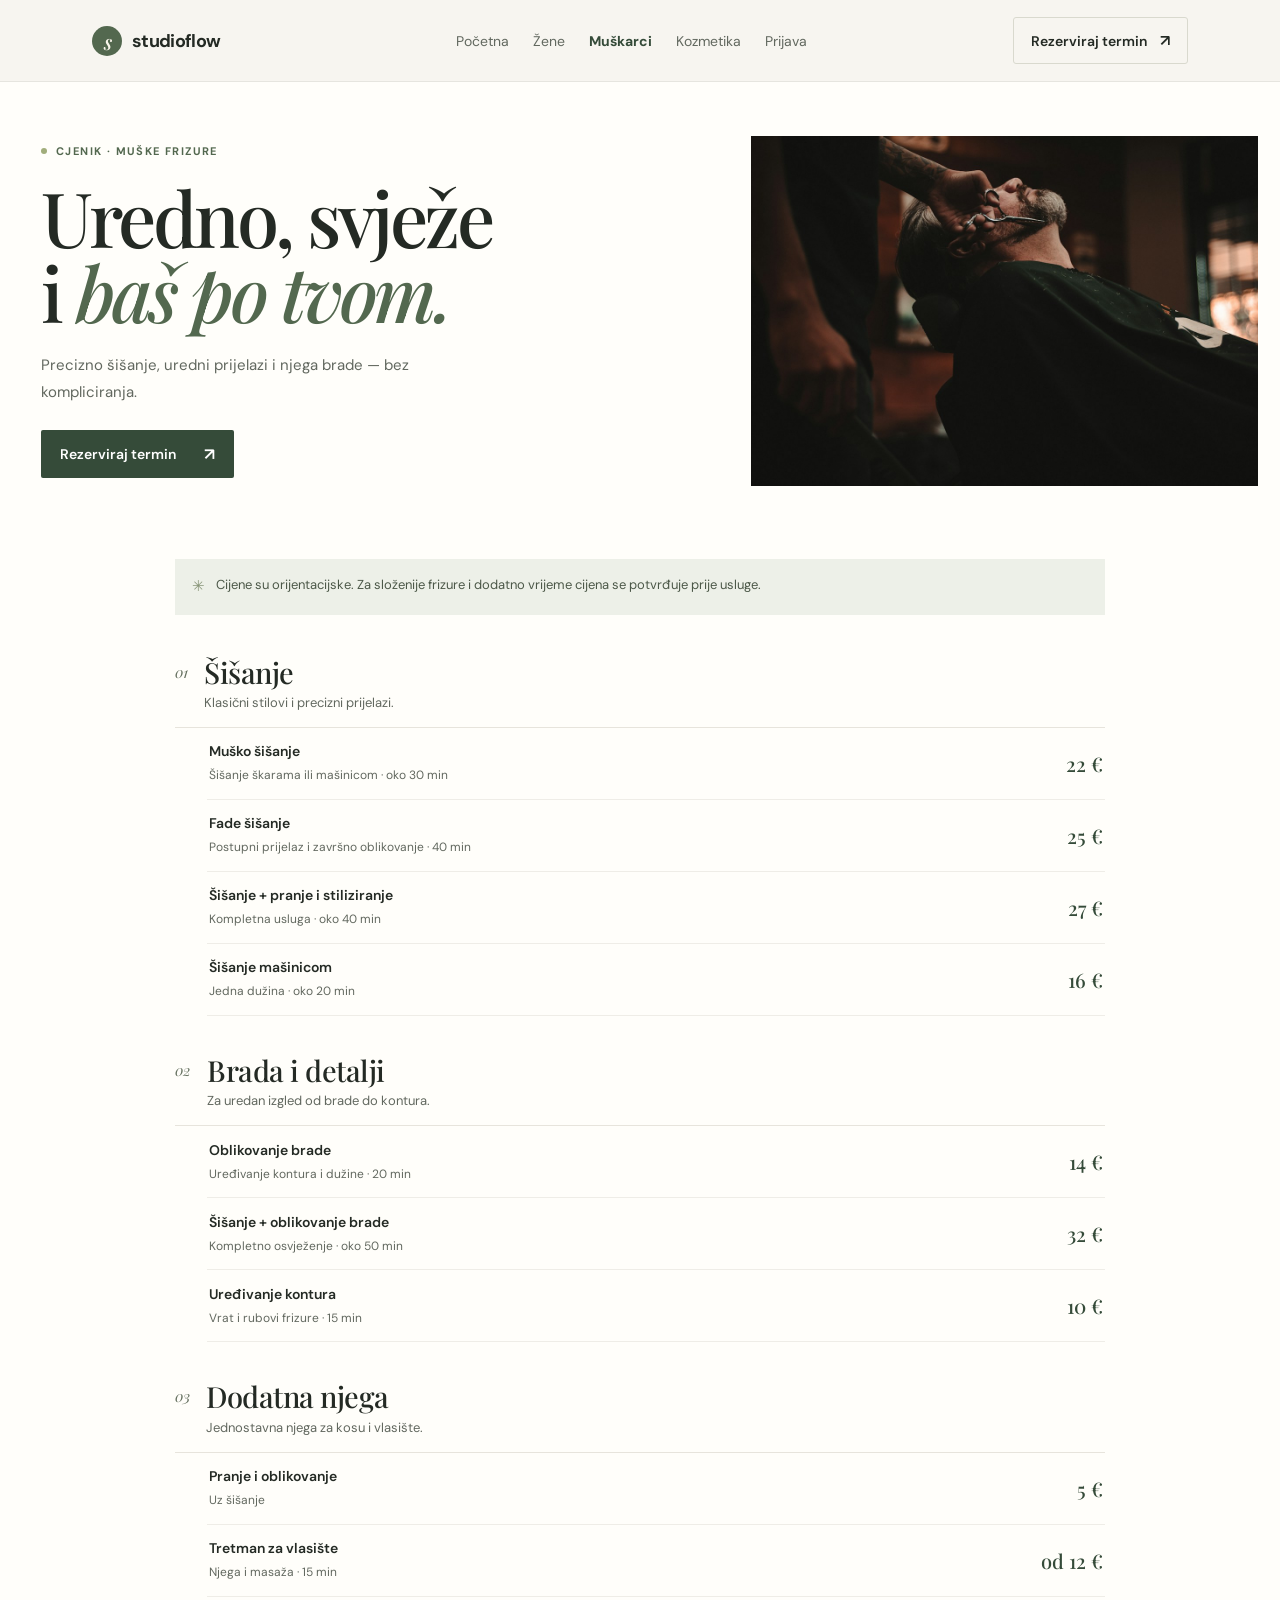
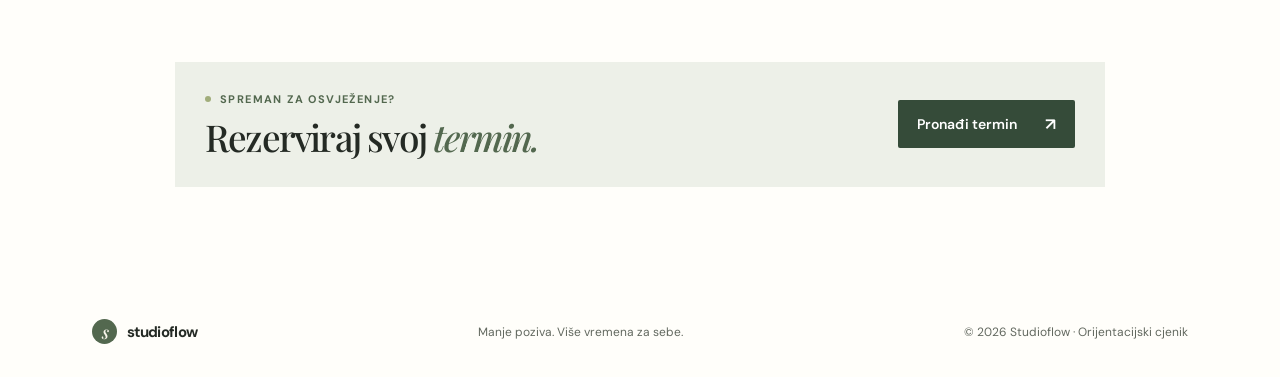
<file: cjenik-muskarci.html>
<!doctype html>
<html lang="hr">
  <head>
    <meta charset="UTF-8" />
    <meta name="viewport" content="width=device-width, initial-scale=1.0" />
    <meta name="description" content="Pogledaj cijene muškog šišanja, fade šišanja, uređivanja brade i tretmana vlasišta u Studioflowu, frizerskom salonu u Zagrebu." />
    <meta name="theme-color" content="#f7f5f0" />
    <meta property="og:type" content="website" />
    <meta property="og:site_name" content="Studioflow" />
    <meta property="og:locale" content="hr_HR" />
    <meta property="og:title" content="Muški frizerski cjenik u Zagrebu | Studioflow" />
    <meta property="og:description" content="Cijene muškog šišanja, fade frizure, uređivanja brade i dodatne njege." />
    <title>Muško šišanje i brada — cjenik Zagreb | Studioflow</title>
    <link rel="stylesheet" href="styles.css" />
    <script src="site.js" defer></script>
  </head>
  <body>
    <a class="skip-link" href="#main-content">Preskoči na glavni sadržaj</a>
    <header class="site-header">
      <a class="brand" href="index.html" aria-label="Studioflow, naslovnica">
        <span class="brand-mark" aria-hidden="true">s</span><span>studioflow</span>
      </a>
      <nav class="main-nav" id="primary-navigation" aria-label="Glavna navigacija">
        <a href="index.html">Početna</a>
        <a href="cjenik-zene.html">Žene</a>
        <a href="cjenik-muskarci.html" aria-current="page">Muškarci</a>
        <a href="cjenik-kozmetika.html">Kozmetika</a>
        <a href="prijava.html">Prijava</a>
      </nav>
      <a class="header-cta" href="index.html#rezervacija">Rezerviraj termin <span aria-hidden="true">↗</span></a>
      <button class="menu-toggle" type="button" aria-expanded="false" aria-controls="primary-navigation" aria-label="Otvori navigaciju">
        <span></span><span></span>
      </button>
    </header>

    <main class="price-page" id="main-content">
      <section class="price-hero">
        <div class="price-hero-copy">
          <p class="eyebrow"><span class="eyebrow-dot"></span> CJENIK · MUŠKE FRIZURE</p>
          <h1>Uredno, svježe<br />i <em>baš po tvom.</em></h1>
          <p class="hero-description">Precizno šišanje, uredni prijelazi i njega brade — bez kompliciranja.</p>
          <a class="button button-dark" href="index.html#rezervacija">Rezerviraj termin <span aria-hidden="true">↗</span></a>
        </div>
        <img class="price-hero-image" src="images/hair-men.jpg" alt="Muškarac sa svježe oblikovanom frizurom" />
      </section>

      <section class="price-content" aria-label="Cijene muških frizerskih usluga">
        <p class="price-note"><span aria-hidden="true">✳</span> Cijene su orijentacijske. Za složenije frizure i dodatno vrijeme cijena se potvrđuje prije usluge.</p>
        <div class="price-group">
          <div class="price-group-heading"><span class="step-number">01</span><div><h2>Šišanje</h2><p>Klasični stilovi i precizni prijelazi.</p></div></div>
          <div class="price-list">
            <div class="price-row"><div><strong>Muško šišanje</strong><span>Šišanje škarama ili mašinicom · oko 30 min</span></div><strong class="price-value">22 €</strong></div>
            <div class="price-row"><div><strong>Fade šišanje</strong><span>Postupni prijelaz i završno oblikovanje · 40 min</span></div><strong class="price-value">25 €</strong></div>
            <div class="price-row"><div><strong>Šišanje + pranje i stiliziranje</strong><span>Kompletna usluga · oko 40 min</span></div><strong class="price-value">27 €</strong></div>
            <div class="price-row"><div><strong>Šišanje mašinicom</strong><span>Jedna dužina · oko 20 min</span></div><strong class="price-value">16 €</strong></div>
          </div>
        </div>
        <div class="price-group">
          <div class="price-group-heading"><span class="step-number">02</span><div><h2>Brada i detalji</h2><p>Za uredan izgled od brade do kontura.</p></div></div>
          <div class="price-list">
            <div class="price-row"><div><strong>Oblikovanje brade</strong><span>Uređivanje kontura i dužine · 20 min</span></div><strong class="price-value">14 €</strong></div>
            <div class="price-row"><div><strong>Šišanje + oblikovanje brade</strong><span>Kompletno osvježenje · oko 50 min</span></div><strong class="price-value">32 €</strong></div>
            <div class="price-row"><div><strong>Uređivanje kontura</strong><span>Vrat i rubovi frizure · 15 min</span></div><strong class="price-value">10 €</strong></div>
          </div>
        </div>
        <div class="price-group">
          <div class="price-group-heading"><span class="step-number">03</span><div><h2>Dodatna njega</h2><p>Jednostavna njega za kosu i vlasište.</p></div></div>
          <div class="price-list">
            <div class="price-row"><div><strong>Pranje i oblikovanje</strong><span>Uz šišanje</span></div><strong class="price-value">5 €</strong></div>
            <div class="price-row"><div><strong>Tretman za vlasište</strong><span>Njega i masaža · 15 min</span></div><strong class="price-value">od 12 €</strong></div>
          </div>
        </div>
        <div class="price-bottom-cta"><div><p class="eyebrow"><span class="eyebrow-dot"></span> SPREMAN ZA OSVJEŽENJE?</p><h2>Rezerviraj svoj <em>termin.</em></h2></div><a class="button button-dark" href="index.html#rezervacija">Pronađi termin <span aria-hidden="true">↗</span></a></div>
      </section>
    </main>

    <footer class="site-footer">
      <a class="brand" href="index.html" aria-label="Studioflow, naslovnica"><span class="brand-mark" aria-hidden="true">s</span><span>studioflow</span></a>
      <p>Manje poziva. Više vremena za sebe.</p>
      <span>© 2026 Studioflow · Orijentacijski cjenik</span>
    </footer>
  </body>
</html>
</file>
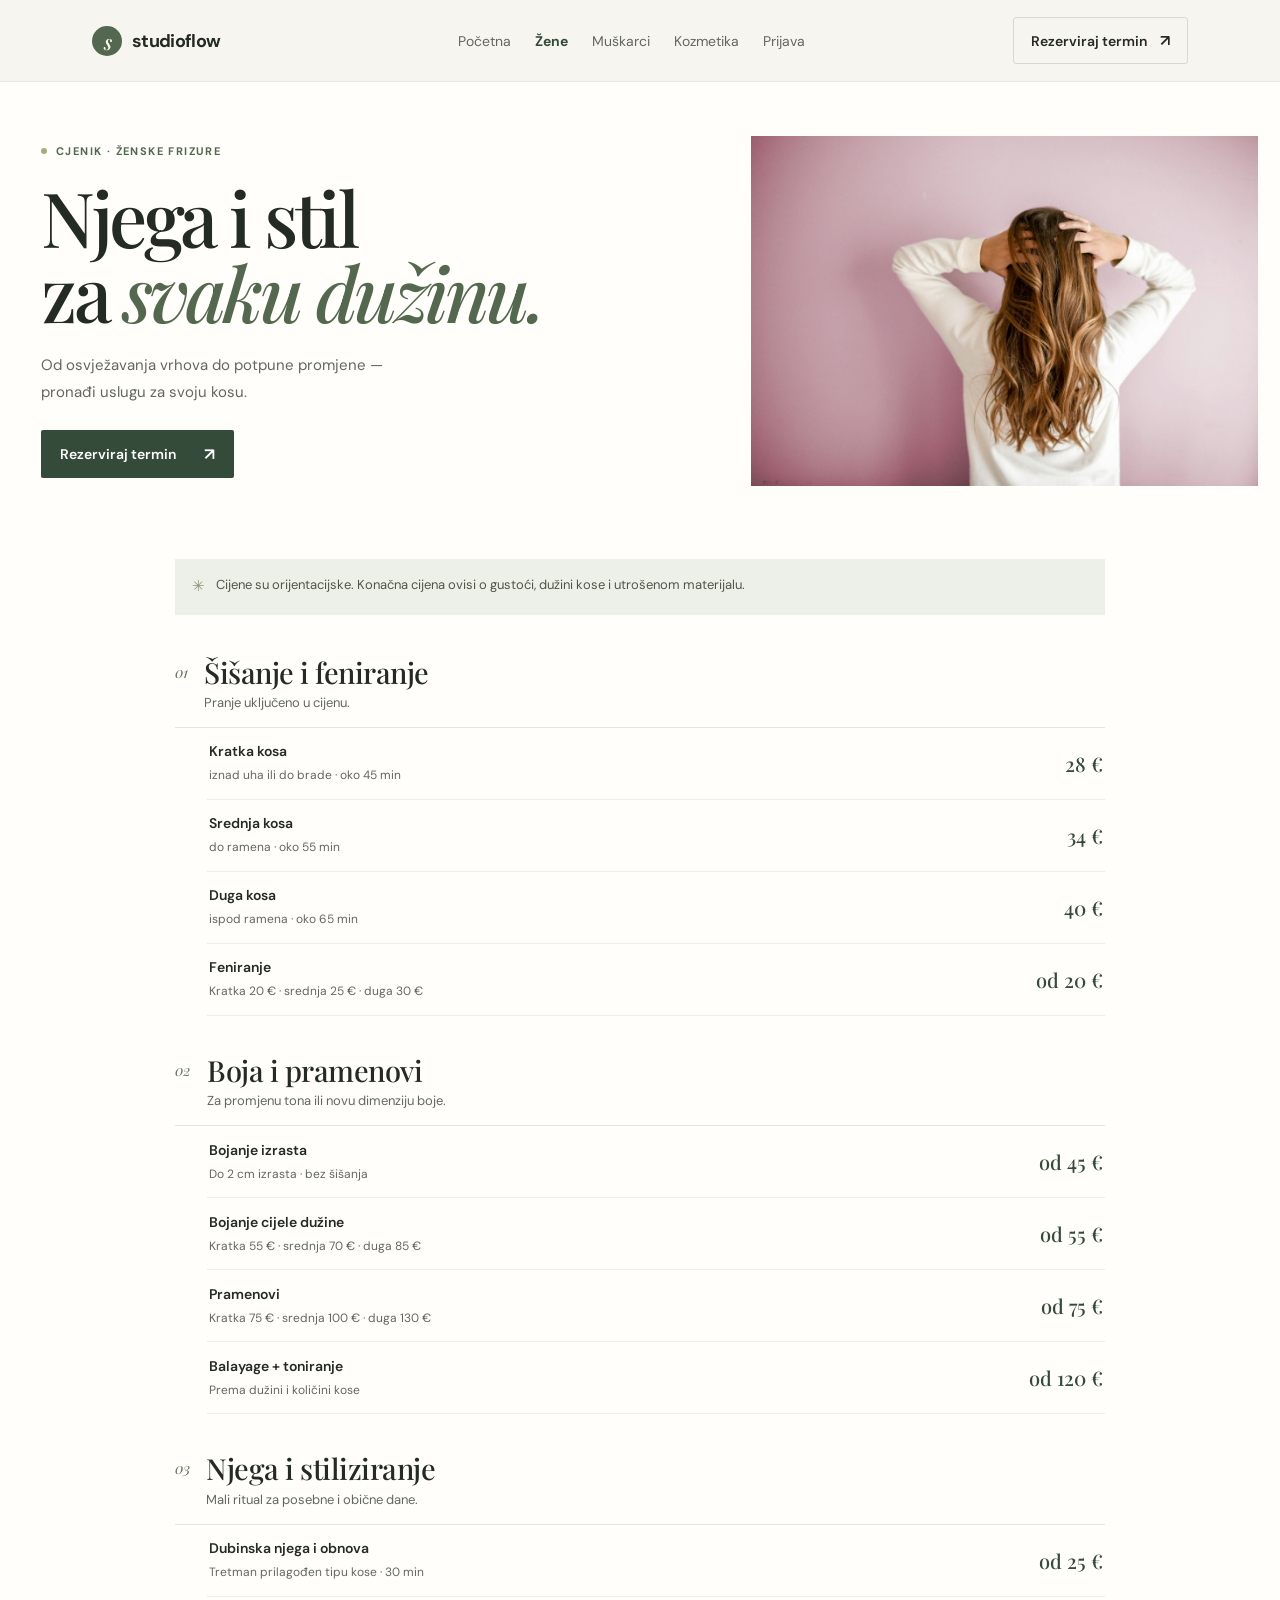
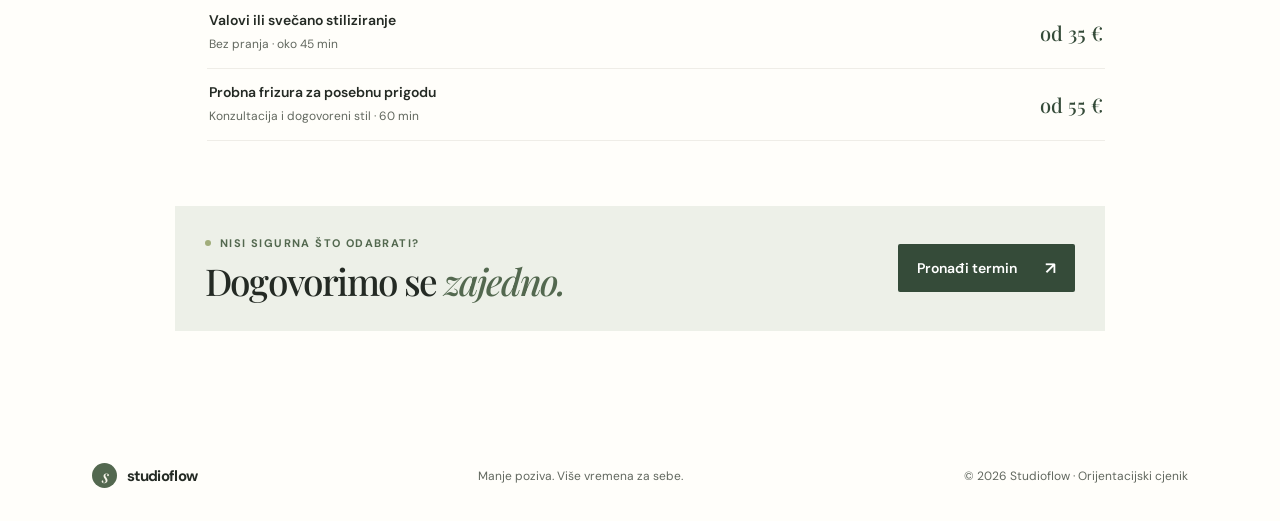
<file: cjenik-zene.html>
<!doctype html>
<html lang="hr">
  <head>
    <meta charset="UTF-8" />
    <meta name="viewport" content="width=device-width, initial-scale=1.0" />
    <meta name="description" content="Pogledaj cijene ženskog šišanja, feniranja, bojanja, pramenova i balayagea u Studioflowu, frizerskom salonu u Zagrebu." />
    <meta name="theme-color" content="#f7f5f0" />
    <meta property="og:type" content="website" />
    <meta property="og:site_name" content="Studioflow" />
    <meta property="og:locale" content="hr_HR" />
    <meta property="og:title" content="Ženski frizerski cjenik u Zagrebu | Studioflow" />
    <meta property="og:description" content="Cijene šišanja po dužini kose, feniranja, bojanja, pramenova i njege kose." />
    <title>Ženski frizerski cjenik Zagreb | Studioflow</title>
    <link rel="stylesheet" href="styles.css" />
    <script src="site.js" defer></script>
  </head>
  <body>
    <a class="skip-link" href="#main-content">Preskoči na glavni sadržaj</a>
    <header class="site-header">
      <a class="brand" href="index.html" aria-label="Studioflow, naslovnica">
        <span class="brand-mark" aria-hidden="true">s</span><span>studioflow</span>
      </a>
      <nav class="main-nav" id="primary-navigation" aria-label="Glavna navigacija">
        <a href="index.html">Početna</a>
        <a href="cjenik-zene.html" aria-current="page">Žene</a>
        <a href="cjenik-muskarci.html">Muškarci</a>
        <a href="cjenik-kozmetika.html">Kozmetika</a>
        <a href="prijava.html">Prijava</a>
      </nav>
      <a class="header-cta" href="index.html#rezervacija">Rezerviraj termin <span aria-hidden="true">↗</span></a>
      <button class="menu-toggle" type="button" aria-expanded="false" aria-controls="primary-navigation" aria-label="Otvori navigaciju">
        <span></span><span></span>
      </button>
    </header>

    <main class="price-page" id="main-content">
      <section class="price-hero">
        <div class="price-hero-copy">
          <p class="eyebrow"><span class="eyebrow-dot"></span> CJENIK · ŽENSKE FRIZURE</p>
          <h1>Njega i stil<br />za <em>svaku dužinu.</em></h1>
          <p class="hero-description">Od osvježavanja vrhova do potpune promjene — pronađi uslugu za svoju kosu.</p>
          <a class="button button-dark" href="index.html#rezervacija">Rezerviraj termin <span aria-hidden="true">↗</span></a>
        </div>
        <img class="price-hero-image" src="images/hair-women.jpg" alt="Duga, sjajna kosa oblikovana u meke valove" />
      </section>

      <section class="price-content" aria-label="Cijene ženskih frizerskih usluga">
        <p class="price-note"><span aria-hidden="true">✳</span> Cijene su orijentacijske. Konačna cijena ovisi o gustoći, dužini kose i utrošenom materijalu.</p>
        <div class="price-group">
          <div class="price-group-heading"><span class="step-number">01</span><div><h2>Šišanje i feniranje</h2><p>Pranje uključeno u cijenu.</p></div></div>
          <div class="price-list">
            <div class="price-row"><div><strong>Kratka kosa</strong><span>iznad uha ili do brade · oko 45 min</span></div><strong class="price-value">28 €</strong></div>
            <div class="price-row"><div><strong>Srednja kosa</strong><span>do ramena · oko 55 min</span></div><strong class="price-value">34 €</strong></div>
            <div class="price-row"><div><strong>Duga kosa</strong><span>ispod ramena · oko 65 min</span></div><strong class="price-value">40 €</strong></div>
            <div class="price-row"><div><strong>Feniranje</strong><span>Kratka 20 € · srednja 25 € · duga 30 €</span></div><strong class="price-value">od 20 €</strong></div>
          </div>
        </div>
        <div class="price-group">
          <div class="price-group-heading"><span class="step-number">02</span><div><h2>Boja i pramenovi</h2><p>Za promjenu tona ili novu dimenziju boje.</p></div></div>
          <div class="price-list">
            <div class="price-row"><div><strong>Bojanje izrasta</strong><span>Do 2 cm izrasta · bez šišanja</span></div><strong class="price-value">od 45 €</strong></div>
            <div class="price-row"><div><strong>Bojanje cijele dužine</strong><span>Kratka 55 € · srednja 70 € · duga 85 €</span></div><strong class="price-value">od 55 €</strong></div>
            <div class="price-row"><div><strong>Pramenovi</strong><span>Kratka 75 € · srednja 100 € · duga 130 €</span></div><strong class="price-value">od 75 €</strong></div>
            <div class="price-row"><div><strong>Balayage + toniranje</strong><span>Prema dužini i količini kose</span></div><strong class="price-value">od 120 €</strong></div>
          </div>
        </div>
        <div class="price-group">
          <div class="price-group-heading"><span class="step-number">03</span><div><h2>Njega i stiliziranje</h2><p>Mali ritual za posebne i obične dane.</p></div></div>
          <div class="price-list">
            <div class="price-row"><div><strong>Dubinska njega i obnova</strong><span>Tretman prilagođen tipu kose · 30 min</span></div><strong class="price-value">od 25 €</strong></div>
            <div class="price-row"><div><strong>Valovi ili svečano stiliziranje</strong><span>Bez pranja · oko 45 min</span></div><strong class="price-value">od 35 €</strong></div>
            <div class="price-row"><div><strong>Probna frizura za posebnu prigodu</strong><span>Konzultacija i dogovoreni stil · 60 min</span></div><strong class="price-value">od 55 €</strong></div>
          </div>
        </div>
        <div class="price-bottom-cta"><div><p class="eyebrow"><span class="eyebrow-dot"></span> NISI SIGURNA ŠTO ODABRATI?</p><h2>Dogovorimo se <em>zajedno.</em></h2></div><a class="button button-dark" href="index.html#rezervacija">Pronađi termin <span aria-hidden="true">↗</span></a></div>
      </section>
    </main>

    <footer class="site-footer">
      <a class="brand" href="index.html" aria-label="Studioflow, naslovnica"><span class="brand-mark" aria-hidden="true">s</span><span>studioflow</span></a>
      <p>Manje poziva. Više vremena za sebe.</p>
      <span>© 2026 Studioflow · Orijentacijski cjenik</span>
    </footer>
  </body>
</html>
</file>
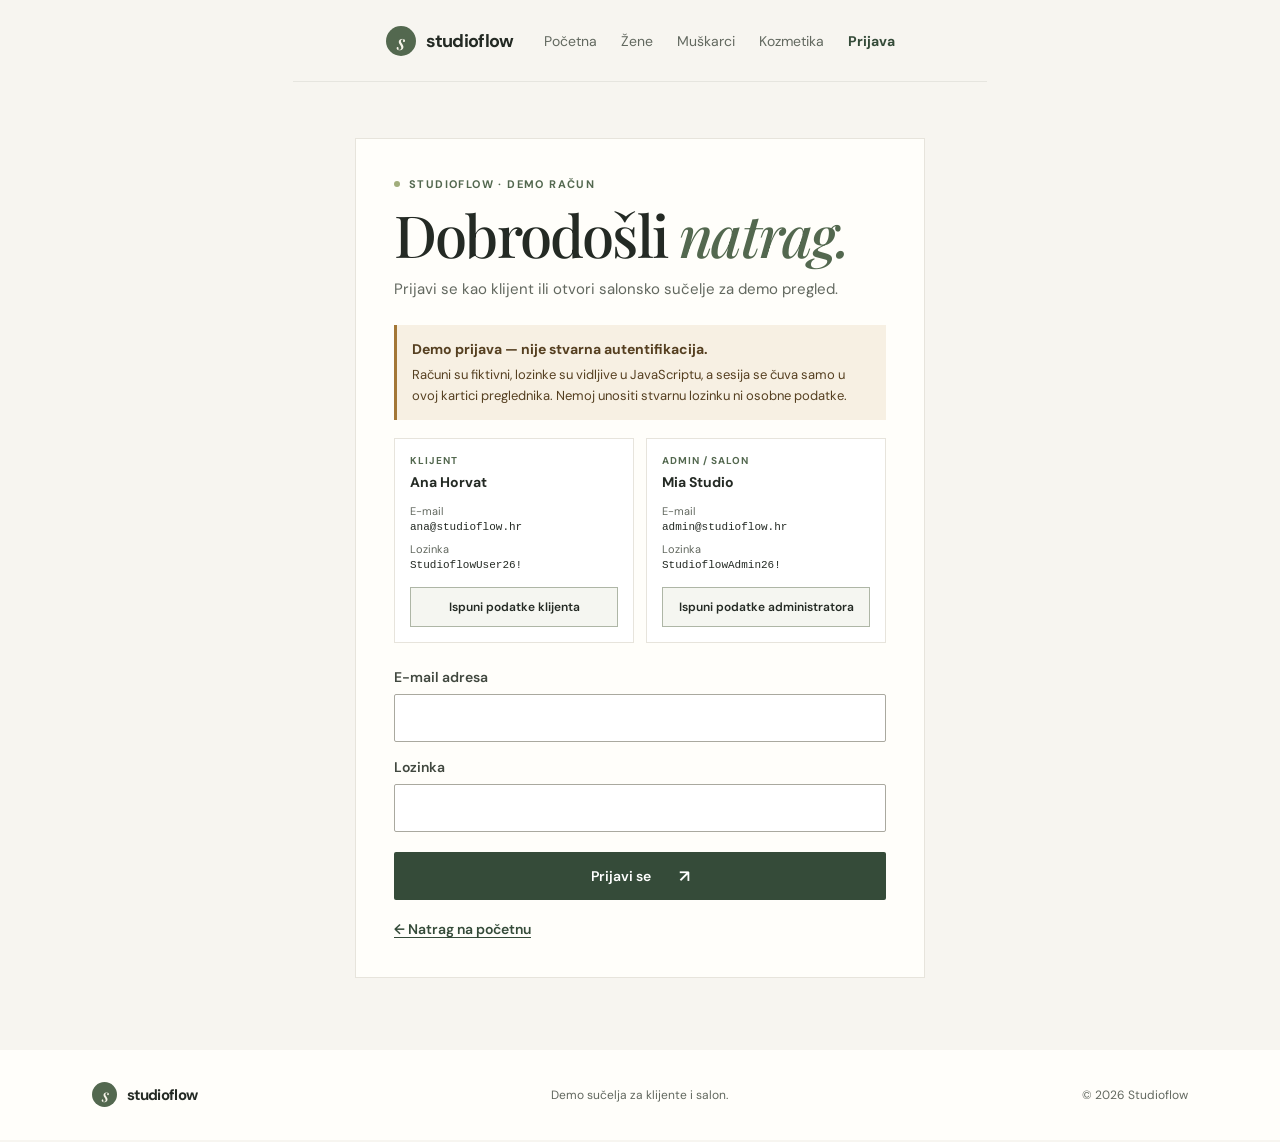
<file: korisnik.html>
<!doctype html>
<html lang="hr">
  <head>
    <meta charset="UTF-8" />
    <meta name="viewport" content="width=device-width, initial-scale=1.0" />
    <meta name="robots" content="noindex, nofollow" />
    <meta name="theme-color" content="#f7f5f0" />
    <meta name="description" content="Demo korisnički račun Studioflowa." />
    <title>Moj račun | Studioflow</title>
    <link rel="stylesheet" href="styles.css" />
    <script src="site.js" defer></script>
    <script src="demo-data.js" defer></script>
    <script src="dashboard.js" defer></script>
  </head>
  <body class="account-body">
    <a class="skip-link" href="#main-content">Preskoči na glavni sadržaj</a>
    <header class="site-header dashboard-header">
      <a class="brand" href="index.html" aria-label="Studioflow, naslovnica">
        <span class="brand-mark" aria-hidden="true">s</span><span>studioflow</span>
      </a>
      <nav class="main-nav" id="primary-navigation" aria-label="Glavna navigacija">
        <a href="korisnik.html" aria-current="page">Moj pregled</a>
        <a href="cjenik-zene.html">Cjenici</a>
        <a href="index.html">Javna stranica</a>
      </nav>
      <div class="header-account">
        <span id="account-name">Klijent</span>
        <button class="logout-button" type="button" data-logout>Odjava</button>
      </div>
      <button class="menu-toggle" type="button" aria-expanded="false" aria-controls="primary-navigation" aria-label="Otvori navigaciju">
        <span></span><span></span>
      </button>
    </header>

    <main class="dashboard-main" id="main-content" data-required-role="user">
      <div class="dashboard-heading">
        <div>
          <p class="eyebrow"><span class="eyebrow-dot"></span> MOJ STUDIOFLOW</p>
          <h1>Dobrodošla, <em id="welcome-name">Ana</em>.</h1>
          <p class="dashboard-intro">Ovdje ćeš moći pratiti svoje termine i podatke računa.</p>
        </div>
        <span class="role-badge">KLIJENT · DEMO</span>
      </div>

      <div class="demo-warning dashboard-warning" role="note">
        <strong>Demo račun — rezervacije se spremaju samo u ovom pregledniku.</strong>
        <span>To nisu podaci na poslužitelju: rezervacije se ne šalju salonu i nisu dostupne na drugim uređajima ili preglednicima.</span>
      </div>

      <section class="dashboard-panel" aria-labelledby="user-appointments-heading">
        <div class="panel-heading user-appointments-heading">
          <div><p class="eyebrow">TVOJ RASPORED</p><h2 id="user-appointments-heading">Moji termini</h2></div>
          <a class="button button-dark" href="index.html#rezervacija">Rezerviraj novi termin <span aria-hidden="true">↗</span></a>
        </div>
        <div class="empty-dashboard" id="user-empty-state">
          <span class="empty-dashboard-icon" aria-hidden="true">♡</span>
          <h3>Još nema rezerviranih termina</h3>
          <p>Kada rezerviraš termin, pojavit će se ovdje.</p>
        </div>
        <div class="reservation-list" id="user-reservations" aria-live="polite"></div>
      </section>

      <section class="dashboard-panel profile-panel" aria-labelledby="profile-heading">
        <div class="panel-heading"><div><p class="eyebrow">MOJ PROFIL</p><h2 id="profile-heading">Podaci računa</h2></div></div>
        <dl class="profile-details">
          <div><dt>Ime</dt><dd id="profile-name">Ana Horvat</dd></div>
          <div><dt>E-mail</dt><dd id="profile-email">ana@studioflow.hr</dd></div>
          <div><dt>Vrsta računa</dt><dd>Demo klijent</dd></div>
        </dl>
      </section>
    </main>

    <footer class="site-footer account-footer">
      <a class="brand" href="index.html" aria-label="Studioflow, naslovnica"><span class="brand-mark" aria-hidden="true">s</span><span>studioflow</span></a>
      <p>Korisničko sučelje · Demo</p>
      <span>© 2026 Studioflow</span>
    </footer>
  </body>
</html>
</file>
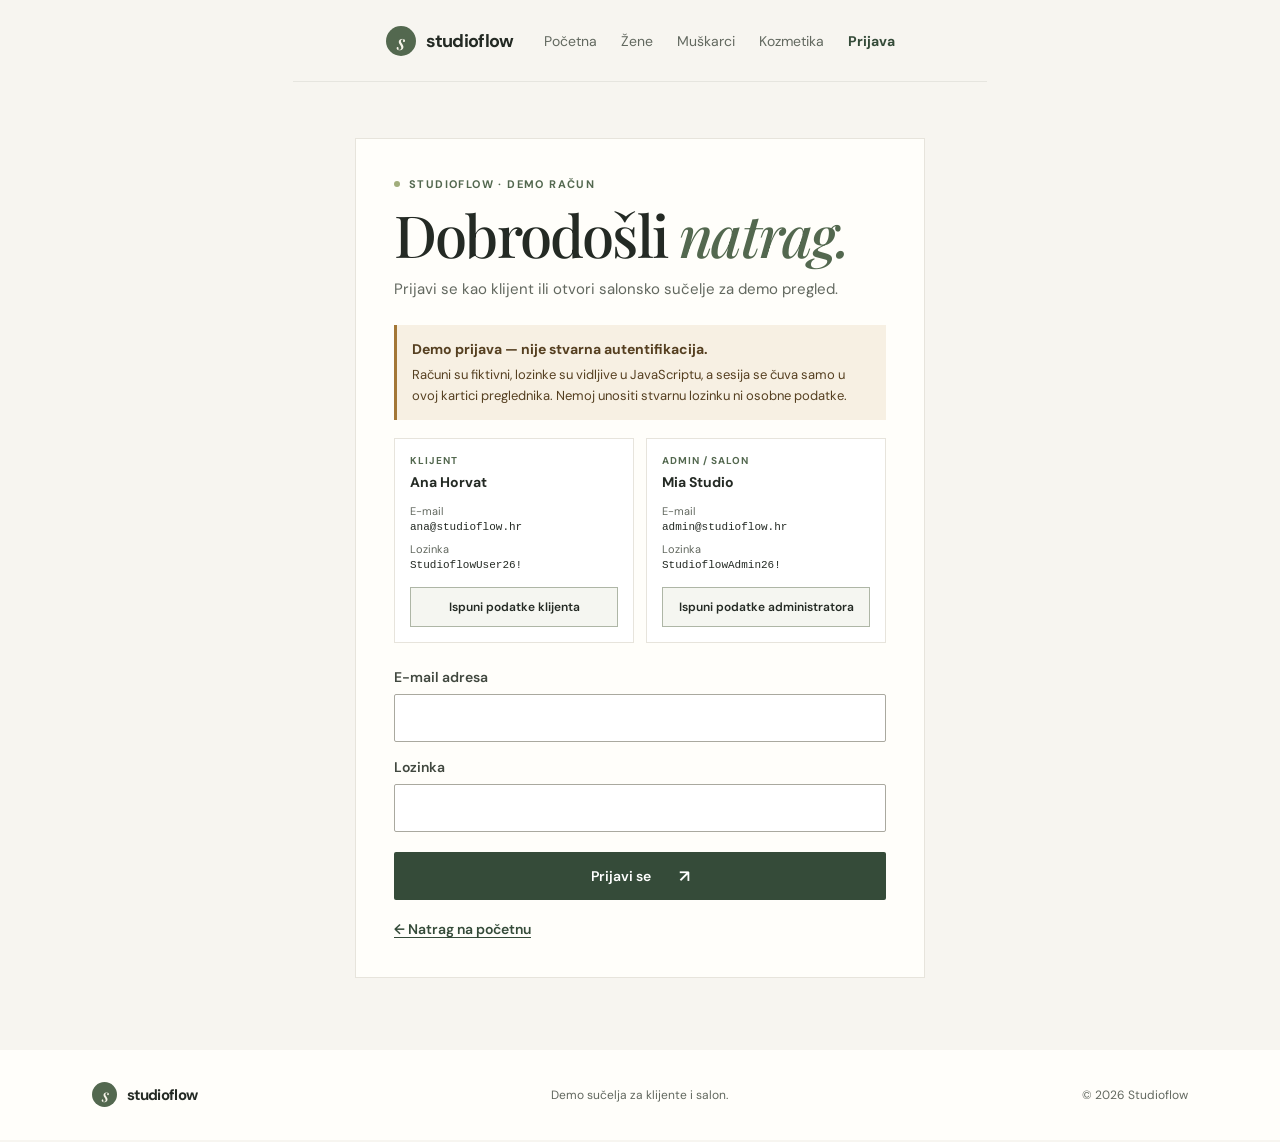
<file: prijava.html>
<!doctype html>
<html lang="hr">
  <head>
    <meta charset="UTF-8" />
    <meta name="viewport" content="width=device-width, initial-scale=1.0" />
    <meta name="robots" content="noindex, nofollow" />
    <meta name="theme-color" content="#f7f5f0" />
    <meta name="description" content="Demo prijava u Studioflow korisničko ili salonsko sučelje." />
    <title>Demo prijava | Studioflow</title>
    <link rel="stylesheet" href="styles.css" />
    <script src="site.js" defer></script>
    <script src="prijava.js" defer></script>
  </head>
  <body class="account-body">
    <a class="skip-link" href="#main-content">Preskoči na glavni sadržaj</a>
    <header class="site-header">
      <a class="brand" href="index.html" aria-label="Studioflow, naslovnica">
        <span class="brand-mark" aria-hidden="true">s</span><span>studioflow</span>
      </a>
      <nav class="main-nav" id="primary-navigation" aria-label="Glavna navigacija">
        <a href="index.html">Početna</a>
        <a href="cjenik-zene.html">Žene</a>
        <a href="cjenik-muskarci.html">Muškarci</a>
        <a href="cjenik-kozmetika.html">Kozmetika</a>
        <a href="prijava.html" aria-current="page">Prijava</a>
      </nav>
      <button class="menu-toggle" type="button" aria-expanded="false" aria-controls="primary-navigation" aria-label="Otvori navigaciju">
        <span></span><span></span>
      </button>
    </header>

    <main class="account-main" id="main-content">
      <section class="login-card" aria-labelledby="login-heading">
        <p class="eyebrow"><span class="eyebrow-dot"></span> STUDIOFLOW · DEMO RAČUN</p>
        <h1 id="login-heading">Dobrodošli <em>natrag.</em></h1>
        <p class="login-intro">Prijavi se kao klijent ili otvori salonsko sučelje za demo pregled.</p>

        <div class="demo-warning" role="note">
          <strong>Demo prijava — nije stvarna autentifikacija.</strong>
          <span>Računi su fiktivni, lozinke su vidljive u JavaScriptu, a sesija se čuva samo u ovoj kartici preglednika. Nemoj unositi stvarnu lozinku ni osobne podatke.</span>
        </div>

        <div class="demo-accounts" aria-label="Podaci za demo račune">
          <article class="demo-account">
            <div><span class="account-role">KLIJENT</span><strong>Ana Horvat</strong></div>
            <p><span>E-mail</span><code>ana@studioflow.hr</code></p>
            <p><span>Lozinka</span><code>StudioflowUser26!</code></p>
            <button class="account-fill" type="button" data-demo-account="user">Ispuni podatke klijenta</button>
          </article>
          <article class="demo-account">
            <div><span class="account-role">ADMIN / SALON</span><strong>Mia Studio</strong></div>
            <p><span>E-mail</span><code>admin@studioflow.hr</code></p>
            <p><span>Lozinka</span><code>StudioflowAdmin26!</code></p>
            <button class="account-fill" type="button" data-demo-account="admin">Ispuni podatke administratora</button>
          </article>
        </div>

        <form class="login-form" id="login-form">
          <label class="form-field">
            <span>E-mail adresa</span>
            <input name="email" type="email" autocomplete="username" required />
          </label>
          <label class="form-field">
            <span>Lozinka</span>
            <input name="password" type="password" autocomplete="current-password" required />
          </label>
          <p class="form-error" id="login-error" role="alert" hidden></p>
          <button class="button button-dark login-submit" type="submit">Prijavi se <span aria-hidden="true">↗</span></button>
        </form>
        <a class="back-link" href="index.html">← Natrag na početnu</a>
      </section>
    </main>

    <footer class="site-footer account-footer">
      <a class="brand" href="index.html" aria-label="Studioflow, naslovnica"><span class="brand-mark" aria-hidden="true">s</span><span>studioflow</span></a>
      <p>Demo sučelja za klijente i salon.</p>
      <span>© 2026 Studioflow</span>
    </footer>
  </body>
</html>
</file>
<file: styles.css>
@import url("https://fonts.googleapis.com/css2?family=DM+Sans:wght@400;500;600;700&family=Playfair+Display:ital,wght@0,500;0,600;1,500;1,600&display=swap");

:root {
  color-scheme: light;
  --ink: #242a24;
  --muted: #62685f;
  --paper: #f7f5f0;
  --white: #fffefa;
  --line: #e7e4dc;
  --green: #53684f;
  --green-dark: #354b39;
  --sage: #e5e9df;
  --peach: #e8a890;
  font-family: "DM Sans", Arial, sans-serif;
  font-synthesis: none;
  text-rendering: optimizeLegibility;
}

* { box-sizing: border-box; }
html { scroll-behavior: smooth; }
html:focus-within { scroll-behavior: smooth; }
body { margin: 0; color: var(--ink); background: var(--paper); }
button, input, select, textarea { font: inherit; }
button, a { -webkit-tap-highlight-color: transparent; }
a { color: inherit; text-decoration: none; }
button { color: inherit; }
button, a, input, select, textarea { touch-action: manipulation; }
a:focus-visible, button:focus-visible, input:focus-visible, select:focus-visible, textarea:focus-visible {
  outline: 3px solid #294d35;
  outline-offset: 3px;
}
.skip-link {
  position: fixed;
  z-index: 20;
  top: 12px;
  left: 12px;
  padding: 12px 16px;
  transform: translateY(calc(-100% - 16px));
  color: #fff;
  background: var(--green-dark);
  font-size: 14px;
  font-weight: 700;
}
.skip-link:focus { transform: translateY(0); }
:target { scroll-margin-top: 20px; }

.site-header {
  height: 82px; max-width: 1440px; margin: auto; padding: 0 7.2%;
  display: flex; align-items: center; justify-content: space-between;
  border-bottom: 1px solid rgba(36, 42, 36, .08);
}
.brand { display: inline-flex; align-items: center; gap: 10px; font-size: 18px; font-weight: 700; letter-spacing: -.7px; }
.brand-mark, .summary-logo {
  display: grid; place-items: center; width: 30px; height: 30px; border-radius: 50%;
  color: #f8f5eb; background: var(--green); font-family: "Playfair Display", Georgia, serif;
  font-size: 21px; font-style: italic; font-weight: 500;
}
.main-nav { display: flex; gap: 24px; margin-left: 30px; color: #62685f; font-size: 14px; }
.main-nav a, .header-cta, .button { transition: color .2s ease, background .2s ease, transform .2s ease; }
.main-nav a:hover { color: var(--green); }
.main-nav a[aria-current="page"] { color: var(--green-dark); font-weight: 700; }
.header-cta { min-height: 44px; display: inline-flex; gap: 13px; align-items: center; padding: 12px 17px; border: 1px solid #d9d9ce; border-radius: 3px; font-size: 14px; font-weight: 600; }
.header-cta:hover { color: white; background: var(--green); border-color: var(--green); }
.header-cta span { font-size: 16px; }
.menu-toggle { display: none; min-width: 44px; min-height: 44px; border: 0; background: transparent; }

.hero { max-width: 1440px; min-height: 600px; margin: 0 auto; padding: 66px 7.2% 72px; display: grid; grid-template-columns: .94fr 1.06fr; align-items: center; gap: 5.5%; }
.hero-copy { padding: 16px 0 0 5%; }
.eyebrow { display: flex; align-items: center; gap: 9px; margin: 0 0 25px; color: var(--green); font-size: 11px; font-weight: 700; letter-spacing: 1.4px; }
.eyebrow-dot { width: 6px; height: 6px; border-radius: 50%; background: #a1ad7b; }
h1, h2, blockquote { font-family: "Playfair Display", Georgia, serif; font-weight: 500; }
h1 { margin: 0; font-size: clamp(55px, 6vw, 83px); letter-spacing: -3.5px; line-height: .99; }
h1 em, h2 em { color: var(--green); font-weight: 500; }
.hero-description { max-width: 385px; margin: 26px 0 25px; color: var(--muted); font-size: 15px; line-height: 1.75; }
.button { min-height: 48px; display: inline-flex; justify-content: center; align-items: center; gap: 28px; padding: 0 19px; border: 0; border-radius: 2px; cursor: pointer; font-size: 14px; font-weight: 600; }
.button span { font-size: 17px; }
.button-dark { color: #fff; background: var(--green-dark); }
.button-dark:hover:not(:disabled) { background: #25382a; transform: translateY(-1px); }
.button:disabled { color: #354b39; background: #e2e6de; cursor: not-allowed; }
.hero-proof { display: flex; align-items: center; gap: 12px; margin-top: 35px; }
.avatar-stack { display: flex; padding-left: 2px; }
.avatar { display: grid; place-items: center; width: 26px; height: 26px; margin-left: -3px; border: 2px solid var(--paper); border-radius: 50%; color: #514a40; font-family: Georgia, serif; font-size: 10px; }
.avatar-one { background: #ddac91; }.avatar-two { background: #d2d4bd; }.avatar-three { background: #bdc8b7; }
.hero-proof p { margin: 0; color: var(--muted); font-size: 12px; }.hero-proof strong { color: var(--ink); }

.hero-gallery { position: relative; justify-self: stretch; width: 100%; min-width: 0; height: 448px; margin: 0; overflow: hidden; background: #d9d8cc; }
.hero-gallery::after { position: absolute; inset: 35% 0 0; content: ""; background: linear-gradient(180deg, transparent, rgba(22, 26, 22, .52)); pointer-events: none; }
.hero-gallery img { display: block; width: 100%; height: 100%; object-fit: cover; object-position: center 38%; }
.hero-gallery figcaption { position: absolute; z-index: 1; right: 7%; bottom: 7%; left: 7%; display: flex; align-items: center; gap: 12px; color: white; font-size: 10px; font-weight: 600; letter-spacing: 1px; text-shadow: 0 1px 8px rgba(0, 0, 0, .28); }
.caption-line { flex: 1; height: 1px; background: rgba(255, 255, 255, .6); }

.booking-section { padding: 100px max(7.2%, calc((100% - 1235px) / 2)) 112px; background: var(--white); }
.section-heading { display: flex; justify-content: space-between; align-items: end; gap: 40px; margin-bottom: 55px; }
.section-heading .eyebrow { margin-bottom: 17px; }
h2 { margin: 0; font-size: clamp(42px, 5vw, 58px); letter-spacing: -1.8px; line-height: 1.05; }
.section-intro { width: 320px; margin: 0 1% 5px 0; color: var(--muted); font-size: 14px; line-height: 1.8; }
.booking-layout { display: grid; grid-template-columns: minmax(0, 1fr) 310px; align-items: start; gap: 70px; }
.booking-step { padding: 28px 0 34px; border-top: 1px solid var(--line); }
.step-heading { display: flex; align-items: flex-start; gap: 17px; margin-bottom: 23px; }
.step-number { padding-top: 3px; color: #65705f; font-family: "Playfair Display", Georgia, serif; font-size: 15px; font-style: italic; }
.step-heading h3 { margin: 0 0 6px; font-size: 15px; font-weight: 600; letter-spacing: -.25px; }
.step-heading p { margin: 0; color: var(--muted); font-size: 13px; }
.service-grid { display: grid; grid-template-columns: repeat(2, minmax(0, 1fr)); gap: 11px; }
.service-card { position: relative; min-height: 105px; padding: 16px 18px; border: 1px solid var(--line); border-radius: 2px; background: white; text-align: left; cursor: pointer; transition: border-color .2s, background .2s; }
.service-card:hover { border-color: #a8b19b; }.service-card.selected { border-color: var(--green); background: #f4f6f0; }
.service-icon { display: block; margin-bottom: 9px; color: var(--green); font-size: 17px; }
.service-name { display: block; font-size: 13px; font-weight: 600; }
.service-meta { display: block; margin-top: 5px; color: var(--muted); font-size: 12px; }
.service-meta span { padding: 0 3px; color: #b4b4a8; }
.service-check { position: absolute; top: 13px; right: 14px; display: none; color: var(--green); font-size: 13px; }
.selected .service-check { display: block; }
.date-list { display: grid; grid-template-columns: repeat(7, minmax(0, 1fr)); gap: 8px; }
.date-button { min-height: 69px; border: 1px solid var(--line); border-radius: 2px; background: white; cursor: pointer; }
.date-button:hover { border-color: #a8b19b; }.date-button.selected { border-color: var(--green); color: white; background: var(--green); }
.date-weekday, .date-day { display: block; }.date-weekday { margin-bottom: 7px; color: var(--muted); font-size: 11px; text-transform: uppercase; }.date-day { font-size: 16px; font-weight: 600; }
.date-button.selected .date-weekday { color: #dce3d4; }
.time-heading { display: flex; justify-content: space-between; margin: 22px 0 11px; color: var(--muted); font-size: 11px; font-weight: 700; letter-spacing: .6px; }
.time-heading span:last-child { font-weight: 400; letter-spacing: 0; }
.time-list { display: flex; flex-wrap: wrap; gap: 8px; min-height: 35px; }
.time-button { min-width: 68px; min-height: 44px; padding: 9px 11px; border: 1px solid var(--line); border-radius: 2px; background: white; font-size: 13px; cursor: pointer; }
.time-button:hover { border-color: var(--green); }.time-button.selected { color: white; border-color: var(--green); background: var(--green); }
.time-button:disabled { color: #686d64; border-color: #d8d7cf; background: #f3f2ed; text-decoration: line-through; cursor: not-allowed; }
.empty-times { margin: 0; color: var(--muted); font-size: 12px; }
.form-grid { display: grid; grid-template-columns: 1fr 1fr; gap: 18px 14px; }
.form-field { display: flex; flex-direction: column; gap: 8px; color: #41483f; font-size: 13px; font-weight: 600; }
.form-field small { color: var(--muted); font-size: 12px; font-weight: 400; }
.form-field input, .form-field select, .form-field textarea { width: 100%; min-height: 44px; padding: 11px 12px; border: 1px solid #aaa99f; border-radius: 2px; outline: none; color: var(--ink); background: white; font-size: 14px; font-weight: 400; }
.form-field input:focus, .form-field select:focus, .form-field textarea:focus { border-color: #7a8b70; box-shadow: 0 0 0 2px rgba(83, 104, 79, .1); }
.form-field input::placeholder, .form-field textarea::placeholder { color: #686d64; opacity: 1; }
.form-field textarea { resize: vertical; }.note-field { margin-top: 18px; }
.form-error { margin: 14px 0 0; color: #8f3025; font-size: 13px; }
.booking-requirements { margin: 16px 0 0; color: var(--muted); font-size: 12px; line-height: 1.6; text-align: center; }
.submit-button { width: 100%; margin-top: 16px; }.privacy-note { margin: 12px 0 0; color: var(--muted); font-size: 11px; line-height: 1.6; text-align: center; }

.booking-summary { position: sticky; top: 24px; padding: 22px 21px 20px; border: 1px solid var(--line); background: #faf9f5; }
.summary-top { display: flex; justify-content: space-between; align-items: center; color: #62685f; font-size: 12px; font-weight: 700; letter-spacing: .7px; }
.summary-sparkle { color: #9aaa88; font-size: 17px; }
.summary-salon { display: flex; align-items: center; gap: 11px; margin: 23px 0 18px; }
.summary-logo { width: 35px; height: 35px; font-size: 24px; }.summary-salon strong, .summary-salon span { display: block; }.summary-salon strong { margin-bottom: 4px; font-size: 13px; }.summary-salon span { color: var(--muted); font-size: 12px; }
.summary-divider { height: 1px; background: var(--line); }
.summary-row { display: flex; flex-direction: column; gap: 5px; padding: 15px 0 0; }.summary-row span { color: var(--muted); font-size: 12px; }.summary-row strong { font-size: 13px; font-weight: 600; }
.summary-total { display: flex; justify-content: space-between; align-items: center; padding: 18px 0; }.summary-total span { color: var(--muted); font-size: 13px; }.summary-total strong { font-family: "Playfair Display", Georgia, serif; font-size: 24px; font-weight: 500; }
.summary-reminder { display: flex; gap: 9px; padding: 12px 10px; color: var(--green-dark); background: #edf0e8; }.summary-reminder span { font-size: 17px; }.summary-reminder p { margin: 0; color: #4c5848; font-size: 12px; line-height: 1.6; }
.summary-address { display: flex; gap: 9px; margin-top: 19px; }.address-pin { color: #667750; font-size: 20px; }.summary-address p { margin: 0; color: var(--muted); font-size: 12px; line-height: 1.7; }.summary-address strong { color: var(--ink); font-size: 13px; }

.quote-section { padding: 87px 20px 90px; background: #e9ece3; text-align: center; }
.quote-mark { display: block; height: 38px; color: #94a084; font-family: "Playfair Display", Georgia, serif; font-size: 65px; line-height: 1; }
blockquote { max-width: 660px; margin: 15px auto 25px; font-size: clamp(25px, 3.3vw, 38px); letter-spacing: -.5px; line-height: 1.25; }
.quote-author { display: flex; align-items: center; justify-content: center; gap: 10px; text-align: left; }.quote-avatar { display: grid; place-items: center; width: 30px; height: 30px; border-radius: 50%; color: #fff; background: #ba826b; font-family: Georgia, serif; }.quote-author strong, .quote-author small { display: block; }.quote-author strong { font-size: 12px; }.quote-author small { margin-top: 3px; color: var(--muted); font-size: 11px; }.quote-stars { margin-left: 14px; color: #6d6240; font-size: 12px; letter-spacing: 2px; }
.site-footer { min-height: 90px; display: flex; align-items: center; justify-content: space-between; gap: 20px; padding: 20px 7.2%; background: var(--white); }.site-footer .brand { font-size: 15px; }.site-footer .brand-mark { width: 25px; height: 25px; font-size: 18px; }.site-footer p, .site-footer > span { color: var(--muted); font-size: 12px; }

.confirmation-dialog { position: fixed; width: min(440px, calc(100% - 36px)); padding: 43px 38px 35px; border: 1px solid var(--line); color: var(--ink); background: var(--white); text-align: center; box-shadow: 0 20px 70px rgba(30, 38, 28, .2); }
.confirmation-dialog::backdrop { background: rgba(30, 38, 28, .5); backdrop-filter: blur(3px); }
.dialog-close { position: absolute; top: 12px; right: 15px; border: 0; color: var(--muted); background: none; font-size: 25px; cursor: pointer; }
.confirmation-icon { display: grid; place-items: center; width: 44px; height: 44px; margin: 0 auto 19px; border-radius: 50%; color: white; background: var(--green); font-size: 20px; }
.confirmation-dialog .eyebrow { justify-content: center; margin-bottom: 13px; font-size: 11px; }
.confirmation-dialog h2 { font-size: 39px; }.confirmation-copy { margin: 18px 0 13px; color: var(--muted); font-size: 14px; line-height: 1.8; }.demo-notice { padding: 10px; color: #60471f; background: #f4ecdc; font-size: 12px; line-height: 1.6; }.dialog-done { width: 100%; margin-top: 12px; }

.price-page { min-height: calc(100vh - 172px); background: var(--white); }
.price-hero { max-width: 1235px; min-height: 450px; margin: 0 auto; padding: 54px 0 58px; display: grid; grid-template-columns: 1fr .82fr; align-items: center; gap: 9%; }
.price-hero-copy { padding-left: 3%; }
.price-hero .eyebrow { margin-bottom: 21px; }
.price-hero h1 { font-size: clamp(52px, 6vw, 76px); }
.price-hero .hero-description { max-width: 385px; margin: 23px 0 25px; }
.price-hero-image { display: block; width: 100%; height: 350px; object-fit: cover; object-position: center 38%; }
.price-content { max-width: 990px; margin: 0 auto; padding: 15px 30px 100px; }
.price-note { display: flex; align-items: flex-start; gap: 11px; margin: 0 0 42px; padding: 15px 17px; color: #4c5848; background: #edf0e8; font-size: 13px; line-height: 1.7; }
.price-note span { color: #879477; font-size: 15px; }
.price-group { margin-top: 39px; }
.price-group-heading { display: flex; align-items: flex-start; gap: 16px; padding-bottom: 16px; border-bottom: 1px solid var(--line); }
.price-group-heading .step-number { padding-top: 5px; }
.price-group-heading h2 { font-size: 29px; letter-spacing: -.5px; }
.price-group-heading p { margin: 7px 0 0; color: var(--muted); font-size: 13px; }
.price-list { padding-left: 32px; }
.price-row { min-height: 72px; display: flex; justify-content: space-between; align-items: center; gap: 24px; padding: 13px 2px; border-bottom: 1px solid #efede7; }
.price-row > div { display: flex; flex-direction: column; gap: 6px; }
.price-row > div strong { font-size: 14px; font-weight: 600; }
.price-row > div span { color: var(--muted); font-size: 12px; line-height: 1.5; }
.price-value { flex-shrink: 0; color: var(--green-dark); font-family: "Playfair Display", Georgia, serif; font-size: 20px; font-weight: 500; }
.price-bottom-cta { display: flex; justify-content: space-between; align-items: center; gap: 24px; margin-top: 65px; padding: 30px; background: #edf0e8; }
.price-bottom-cta .eyebrow { margin-bottom: 12px; font-size: 11px; }
.price-bottom-cta h2 { font-size: clamp(25px, 4vw, 37px); }

.account-body { min-height: 100vh; display: flex; flex-direction: column; }
.account-main { flex: 1; display: grid; place-items: center; padding: 56px 20px 72px; }
.login-card { width: min(100%, 570px); padding: 38px; border: 1px solid var(--line); background: var(--white); }
.login-card > .eyebrow { margin-bottom: 15px; }
.login-card h1 { font-size: clamp(42px, 7vw, 58px); letter-spacing: -1.8px; }
.login-intro { margin: 14px 0 22px; color: var(--muted); font-size: 15px; line-height: 1.7; }
.demo-warning { display: flex; flex-direction: column; gap: 5px; padding: 13px 15px; border-left: 3px solid #a37736; color: #553f20; background: #f7f0e3; font-size: 13px; line-height: 1.6; }
.demo-warning strong { font-size: 14px; }
.demo-accounts { display: grid; grid-template-columns: 1fr 1fr; gap: 12px; margin: 18px 0 25px; }
.demo-account { min-width: 0; padding: 15px; border: 1px solid var(--line); background: #fff; }
.demo-account > div { display: flex; flex-direction: column; gap: 6px; margin-bottom: 13px; }
.account-role { color: var(--green); font-size: 10px; font-weight: 700; letter-spacing: 1px; }
.demo-account > div strong { font-size: 14px; }
.demo-account p { display: flex; flex-direction: column; gap: 3px; margin: 9px 0; }
.demo-account p span { color: var(--muted); font-size: 11px; }
.demo-account code { overflow-wrap: anywhere; color: var(--ink); font-size: 11px; }
.account-fill { width: 100%; min-height: 40px; margin-top: 7px; padding: 8px; border: 1px solid #aeb6a6; background: #f5f6f1; font-size: 12px; font-weight: 600; cursor: pointer; }
.account-fill:hover { border-color: var(--green); background: var(--sage); }
.login-form { display: grid; gap: 16px; }
.login-form .form-field { font-size: 14px; }
.login-form .form-field input { min-height: 48px; }
.login-submit { width: 100%; margin-top: 4px; }
.back-link { display: inline-block; margin-top: 20px; color: var(--green-dark); font-size: 14px; font-weight: 600; text-decoration: underline; text-underline-offset: 3px; }
.account-footer { width: 100%; }
.dashboard-header { gap: 24px; }
.header-account { display: flex; align-items: center; gap: 14px; font-size: 13px; font-weight: 600; }
.logout-button { min-height: 42px; padding: 8px 13px; border: 1px solid #b8b9ae; border-radius: 2px; background: transparent; font-size: 13px; font-weight: 600; cursor: pointer; }
.logout-button:hover { color: white; border-color: var(--green); background: var(--green); }
.dashboard-main { width: min(100% - 48px, 1060px); flex: 1; margin: 0 auto; padding: 60px 0 85px; }
.dashboard-heading { display: flex; justify-content: space-between; align-items: center; gap: 24px; margin-bottom: 27px; }
.dashboard-heading .eyebrow { margin-bottom: 13px; }
.dashboard-heading h1 { font-size: clamp(42px, 6vw, 62px); letter-spacing: -1.8px; }
.dashboard-intro { margin: 12px 0 0; color: var(--muted); font-size: 15px; line-height: 1.6; }
.role-badge { flex-shrink: 0; padding: 10px 13px; border: 1px solid #b9c1af; color: var(--green-dark); background: #f0f2ec; font-size: 11px; font-weight: 700; letter-spacing: .8px; }
.dashboard-warning { margin-bottom: 24px; }
.dashboard-stats { display: grid; grid-template-columns: repeat(3, 1fr); gap: 14px; margin-bottom: 22px; }
.stat-card { display: flex; flex-direction: column; gap: 9px; min-height: 140px; padding: 20px; border: 1px solid var(--line); background: var(--white); }
.stat-card > span { color: var(--muted); font-size: 13px; }
.stat-card > strong { color: var(--green-dark); font-family: "Playfair Display", Georgia, serif; font-size: 34px; font-weight: 500; }
.stat-card > small { color: var(--muted); font-size: 12px; }
.dashboard-panel { margin-top: 20px; padding: 25px; border: 1px solid var(--line); background: var(--white); }
.panel-heading { display: flex; justify-content: space-between; align-items: center; gap: 20px; }
.panel-heading .eyebrow { margin-bottom: 8px; font-size: 10px; }
.panel-heading h2 { font-size: clamp(23px, 4vw, 30px); letter-spacing: -.5px; }
.user-appointments-heading .button { flex-shrink: 0; padding: 11px 14px; font-size: 12px; }
.panel-date { padding: 8px 12px; border: 1px solid var(--line); color: var(--muted); font-size: 12px; }
.sr-only { position: absolute; overflow: hidden; width: 1px; height: 1px; clip: rect(0, 0, 0, 0); white-space: nowrap; clip-path: inset(50%); }
.schedule-date-controls { display: flex; align-items: center; gap: 7px; }
.schedule-date-controls input { min-height: 40px; padding: 7px 9px; border: 1px solid #b8b9ae; background: white; color: var(--ink); font: inherit; }
.schedule-day-button { width: 40px; height: 40px; border: 1px solid #b8b9ae; background: white; color: var(--green-dark); font-size: 19px; cursor: pointer; }
.schedule-day-button:hover { border-color: var(--green); background: var(--sage); }
.schedule-key { margin: 13px 0; color: var(--muted); font-size: 13px; line-height: 1.6; }
.schedule-table-wrap { max-height: 570px; overflow: auto; border: 1px solid var(--line); }
.schedule-table { width: 100%; min-width: 710px; border-collapse: collapse; table-layout: fixed; }
.schedule-table th, .schedule-table td { padding: 8px 10px; border-bottom: 1px solid var(--line); text-align: left; vertical-align: top; }
.schedule-table thead { position: sticky; z-index: 1; top: 0; background: #f6f6f1; }
.schedule-table thead th { font-size: 12px; }
.schedule-table tbody th { width: 85px; color: var(--muted); font-size: 11px; font-weight: 600; }
.schedule-table td { min-height: 42px; font-size: 11px; line-height: 1.45; overflow-wrap: anywhere; }
.schedule-cell.schedule-available { color: #46543e; background: #f3f5f0; }
.schedule-cell.schedule-booked { color: #573e25; background: #f8f0e6; }
.schedule-cell.schedule-cleanup { color: #5e4a19; background: #fbf5df; }
.schedule-cell.schedule-break { color: #435367; background: #edf2f6; }
.schedule-legend { display: flex; flex-wrap: wrap; gap: 10px 18px; margin-top: 14px; }
.schedule-legend > span { display: inline-flex; align-items: center; gap: 7px; color: var(--muted); font-size: 11px; }
.legend-dot { width: 12px; height: 12px; border: 1px solid #d8d8ce; }
.legend-dot.schedule-available { background: #f3f5f0; }
.legend-dot.schedule-booked { background: #f8f0e6; }
.legend-dot.schedule-cleanup { background: #fbf5df; }
.legend-dot.schedule-break { background: #edf2f6; }
.admin-booking-form { display: grid; grid-template-columns: repeat(2, minmax(0, 1fr)); gap: 15px; margin-top: 18px; }
.admin-booking-form .form-error { grid-column: 1 / -1; margin: 0; }
.admin-booking-success { grid-column: 1 / -1; margin: 0; color: var(--green-dark); font-size: 13px; font-weight: 600; }
.admin-booking-submit { grid-column: 1 / -1; justify-self: start; }
.empty-dashboard { display: flex; flex-direction: column; align-items: center; padding: 37px 15px 25px; text-align: center; }
.empty-dashboard[hidden] { display: none; }
.empty-dashboard-icon { display: grid; place-items: center; width: 48px; height: 48px; border-radius: 50%; color: var(--green-dark); background: var(--sage); font-size: 24px; }
.empty-dashboard h3 { margin: 16px 0 6px; font-size: 17px; }
.empty-dashboard p { max-width: 510px; margin: 0 0 20px; color: var(--muted); font-size: 14px; line-height: 1.7; }
.reservation-list { display: grid; gap: 12px; margin-top: 20px; }
.reservation-card { display: grid; grid-template-columns: minmax(135px, .55fr) minmax(0, 1fr) auto; align-items: center; gap: 18px; padding: 17px; border: 1px solid var(--line); background: #fff; }
.reservation-date { display: flex; flex-direction: column; gap: 5px; }
.reservation-date strong { color: var(--green-dark); font-size: 19px; }
.reservation-date span { color: var(--muted); font-size: 12px; text-transform: capitalize; }
.reservation-details { min-width: 0; }
.reservation-details h3 { margin: 0 0 6px; font-size: 15px; }
.reservation-details p { margin: 4px 0 0; color: var(--muted); font-size: 12px; line-height: 1.5; overflow-wrap: anywhere; }
.reservation-details .reservation-note { color: var(--ink); }
.reservation-meta { display: flex; flex-direction: column; align-items: flex-end; gap: 8px; white-space: nowrap; }
.reservation-meta > strong { color: var(--green-dark); font-size: 14px; }
.reservation-status { padding: 5px 8px; color: #46543e; background: #edf0e8; font-size: 10px; font-weight: 700; }
.dashboard-links { display: grid; grid-template-columns: repeat(3, 1fr); gap: 12px; margin-top: 20px; }
.dashboard-links a { min-height: 120px; display: flex; align-items: flex-start; gap: 11px; padding: 16px; border: 1px solid var(--line); }
.dashboard-links a:hover { border-color: #8d9a83; background: #f8f9f5; }
.dashboard-links a > span:first-child { color: var(--green); font-size: 19px; }
.dashboard-links a > span:last-child { margin-left: auto; color: var(--green); }
.dashboard-links strong, .dashboard-links small { display: block; }
.dashboard-links strong { margin: 2px 0 7px; font-size: 13px; }
.dashboard-links small { color: var(--muted); font-size: 12px; line-height: 1.5; }
.profile-details { margin: 10px 0 0; }
.profile-details > div { display: grid; grid-template-columns: 150px 1fr; gap: 20px; padding: 15px 0; border-bottom: 1px solid var(--line); }
.profile-details dt { color: var(--muted); font-size: 13px; }
.profile-details dd { margin: 0; font-size: 14px; font-weight: 600; }

@media (min-width: 1441px) { .booking-section { padding-right: calc((100% - 1235px) / 2); padding-left: calc((100% - 1235px) / 2); } }
@media (max-width: 1050px) {
  .site-header { padding: 0 5%; }.hero { padding-right: 5%; padding-left: 5%; gap: 4%; }.hero-copy { padding-left: 0; }.hero-gallery { height: 400px; }
  .booking-section { padding-right: 5%; padding-left: 5%; }.booking-layout { grid-template-columns: minmax(0, 1fr) 280px; gap: 35px; }
  .price-hero { padding-right: 5%; padding-left: 5%; gap: 6%; }
}
@media (max-width: 760px) {
  .site-header { height: 70px; padding: 0 6%; }.main-nav { position: absolute; z-index: 5; top: 69px; right: 0; left: 0; display: none; flex-direction: column; gap: 0; margin: 0; padding: 8px 6% 14px; border-bottom: 1px solid var(--line); background: var(--paper); }.main-nav.open { display: flex; }.main-nav a { min-height: 44px; display: flex; align-items: center; padding: 10px 0; }.header-cta { margin-left: auto; margin-right: 8px; padding: 9px 10px; font-size: 12px; }.header-cta span { display: none; }.menu-toggle { display: grid; place-content: center; gap: 5px; padding: 0; cursor: pointer; }.menu-toggle span { width: 19px; height: 1px; background: var(--ink); }
  .hero { min-height: auto; padding: 54px 6% 55px; grid-template-columns: 1fr; gap: 39px; }.hero-copy { padding: 0; }.eyebrow { margin-bottom: 19px; }.hero h1 { font-size: clamp(56px, 13vw, 77px); }.hero-description { max-width: 430px; margin-top: 19px; }.hero-proof { margin-top: 27px; }.hero-gallery { height: clamp(320px, 83vw, 430px); }
  .booking-section { padding: 70px 6% 75px; }.section-heading { display: block; margin-bottom: 37px; }.section-intro { width: auto; max-width: 430px; margin: 18px 0 0; }.booking-layout { grid-template-columns: 1fr; gap: 22px; }.booking-summary { position: static; grid-row: 1; }.booking-main { grid-row: 2; }.booking-step { padding: 24px 0 28px; }.service-card { min-height: 101px; padding: 13px; }.date-list { gap: 5px; }.date-button { min-height: 61px; }.date-weekday { font-size: 10px; }
  .price-hero { min-height: auto; grid-template-columns: 1fr; gap: 30px; padding: 48px 6% 42px; }.price-hero-copy { padding: 0; }.price-hero h1 { font-size: clamp(51px, 12vw, 68px); }.price-hero-image { height: clamp(240px, 65vw, 350px); }.price-content { padding: 5px 6% 70px; }.price-note { margin-bottom: 32px; }.price-group { margin-top: 32px; }.price-list { padding-left: 0; }.price-bottom-cta { align-items: flex-start; flex-direction: column; margin-top: 48px; padding: 24px; }
  .account-main { padding: 38px 16px 55px; }.login-card { padding: 26px 20px; }.dashboard-header { flex-wrap: wrap; }.dashboard-main { width: 88%; padding: 40px 0 65px; }.dashboard-heading { align-items: flex-start; }.dashboard-stats { gap: 9px; }.stat-card { min-height: 135px; padding: 14px; }.stat-card > span { font-size: 12px; }.stat-card > small { font-size: 11px; }.dashboard-links { grid-template-columns: 1fr; }.dashboard-links a { min-height: 85px; }.header-account { font-size: 12px; }.logout-button { min-height: 44px; }
  .schedule-date-controls { gap: 4px; }.schedule-date-controls input { max-width: 145px; font-size: 12px; }.schedule-day-button { width: 36px; height: 40px; }.admin-booking-form { grid-template-columns: 1fr; gap: 13px; }.admin-booking-submit { width: 100%; }.schedule-table-wrap { max-height: 470px; }
  .reservation-card { grid-template-columns: 1fr auto; gap: 10px 14px; padding: 14px; }.reservation-date { grid-column: 1 / -1; flex-direction: row; align-items: baseline; gap: 10px; }.reservation-date strong { font-size: 17px; }.reservation-meta { grid-column: 2; grid-row: 2; }.reservation-details { grid-column: 1; grid-row: 2; }
  .user-appointments-heading { align-items: flex-start; flex-direction: column; }.user-appointments-heading .button { width: 100%; justify-content: center; }
  .quote-section { padding: 68px 7% 72px; }.site-footer { flex-wrap: wrap; padding: 22px 6%; }.site-footer p { order: 3; flex-basis: 100%; margin: 0; }.site-footer > span { margin-left: auto; text-align: right; }
}
@media (max-width: 420px) {
  .brand { gap: 7px; font-size: 16px; }.brand-mark { width: 27px; height: 27px; }.header-cta { padding: 9px; }.hero-gallery { height: 300px; }.hero-gallery img { object-position: center; }.hero-gallery figcaption { font-size: 7px; gap: 7px; }
  .section-heading h2 { font-size: 45px; }.service-grid { gap: 8px; }.service-name { max-width: 130px; font-size: 13px; }.service-meta { font-size: 12px; }.form-grid { grid-template-columns: 1fr; gap: 14px; }.date-list { gap: 3px; }.date-button { min-height: 56px; }.date-weekday { font-size: 9px; }.date-day { font-size: 14px; }
  .price-hero { padding-top: 40px; }.price-group-heading h2 { font-size: 25px; }.price-row { gap: 12px; }.price-row > div strong { font-size: 13px; }.price-row > div span { max-width: 235px; font-size: 11px; }.price-value { font-size: 18px; }.price-note { font-size: 12px; }
  .demo-accounts { grid-template-columns: 1fr; }.login-card { padding: 24px 17px; }.dashboard-main { width: 88%; }.dashboard-heading { flex-direction: column; }.role-badge { align-self: flex-start; }.dashboard-stats { grid-template-columns: 1fr; }.stat-card { min-height: 110px; }.dashboard-panel { padding: 18px 15px; }.profile-details > div { grid-template-columns: 1fr; gap: 6px; }
}
@media (prefers-reduced-motion: reduce) {
  html, html:focus-within { scroll-behavior: auto; }
  *, *::before, *::after { scroll-behavior: auto !important; transition-duration: .01ms !important; animation-duration: .01ms !important; animation-iteration-count: 1 !important; }
}
@media (forced-colors: active) {
  .button, .service-card, .date-button, .time-button, .header-cta { border: 1px solid ButtonText; }
  .eyebrow-dot, .service-icon { forced-color-adjust: auto; }
}
</file>
